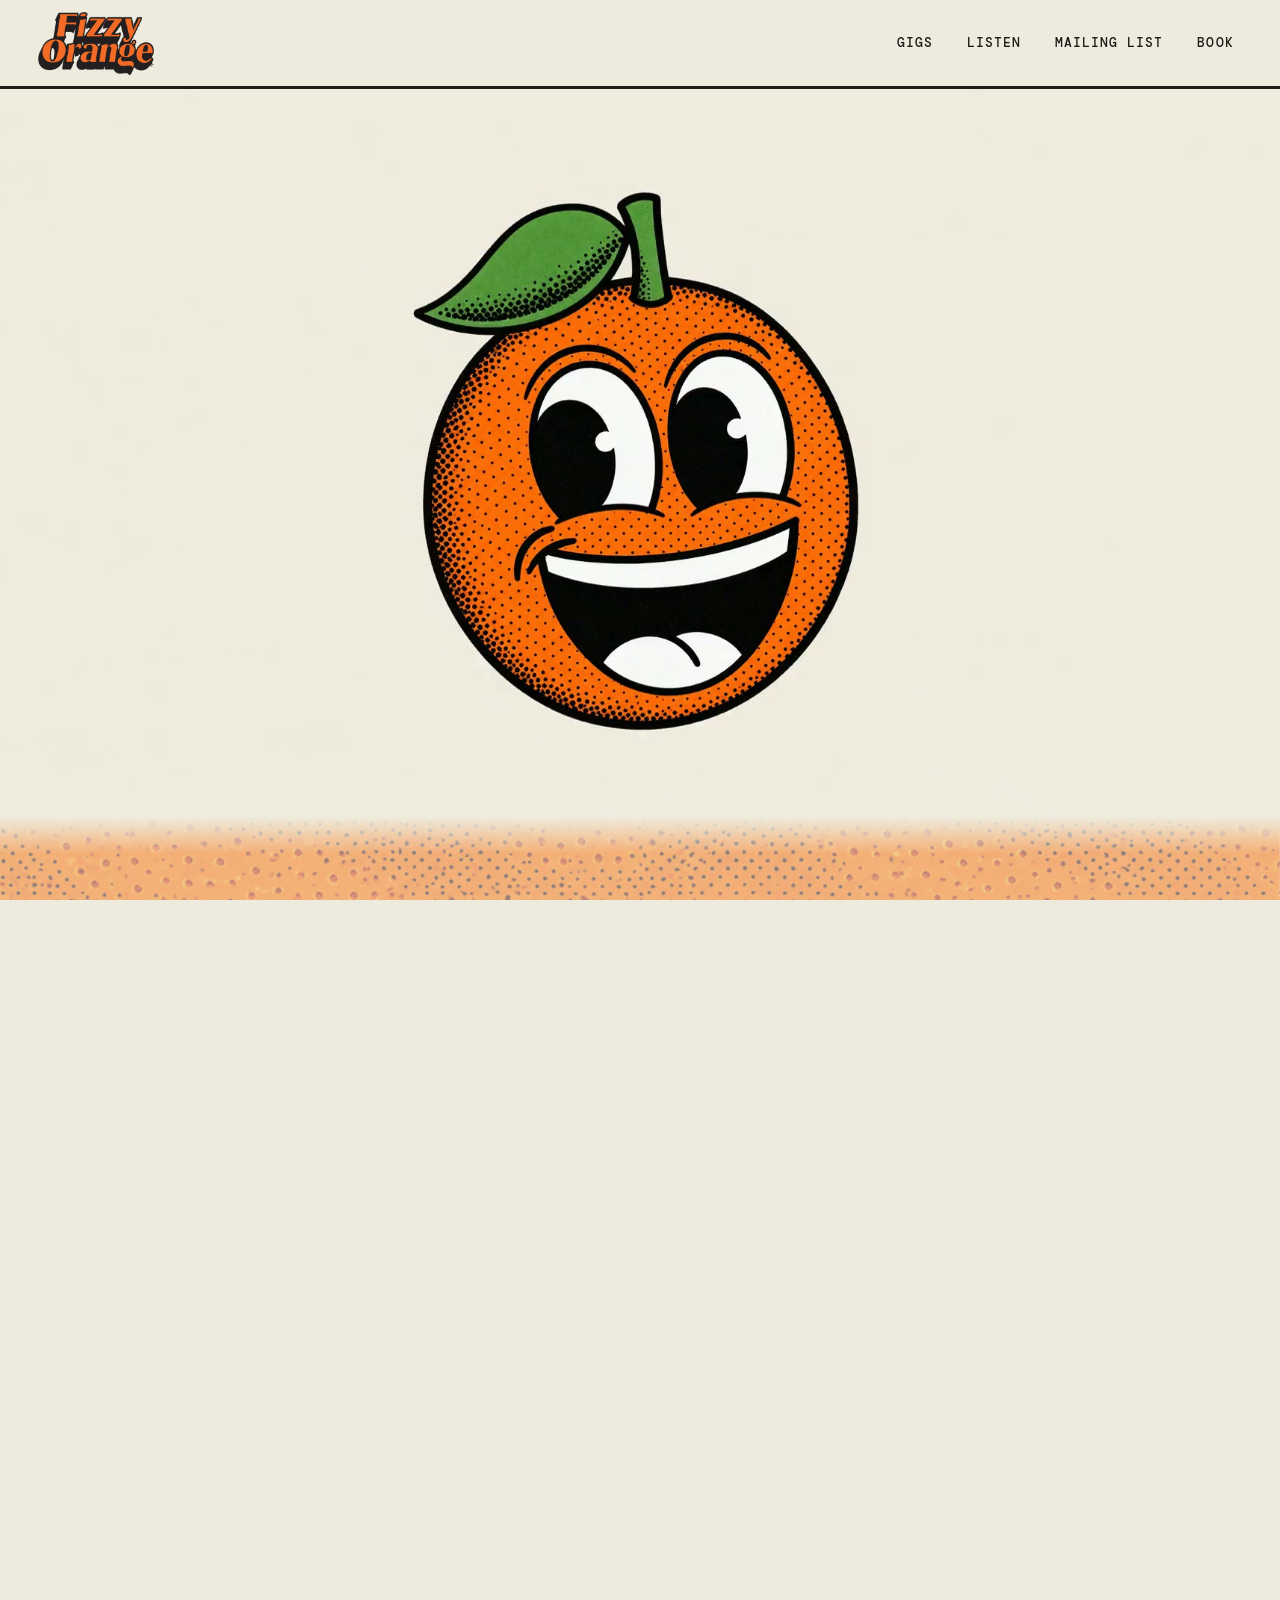
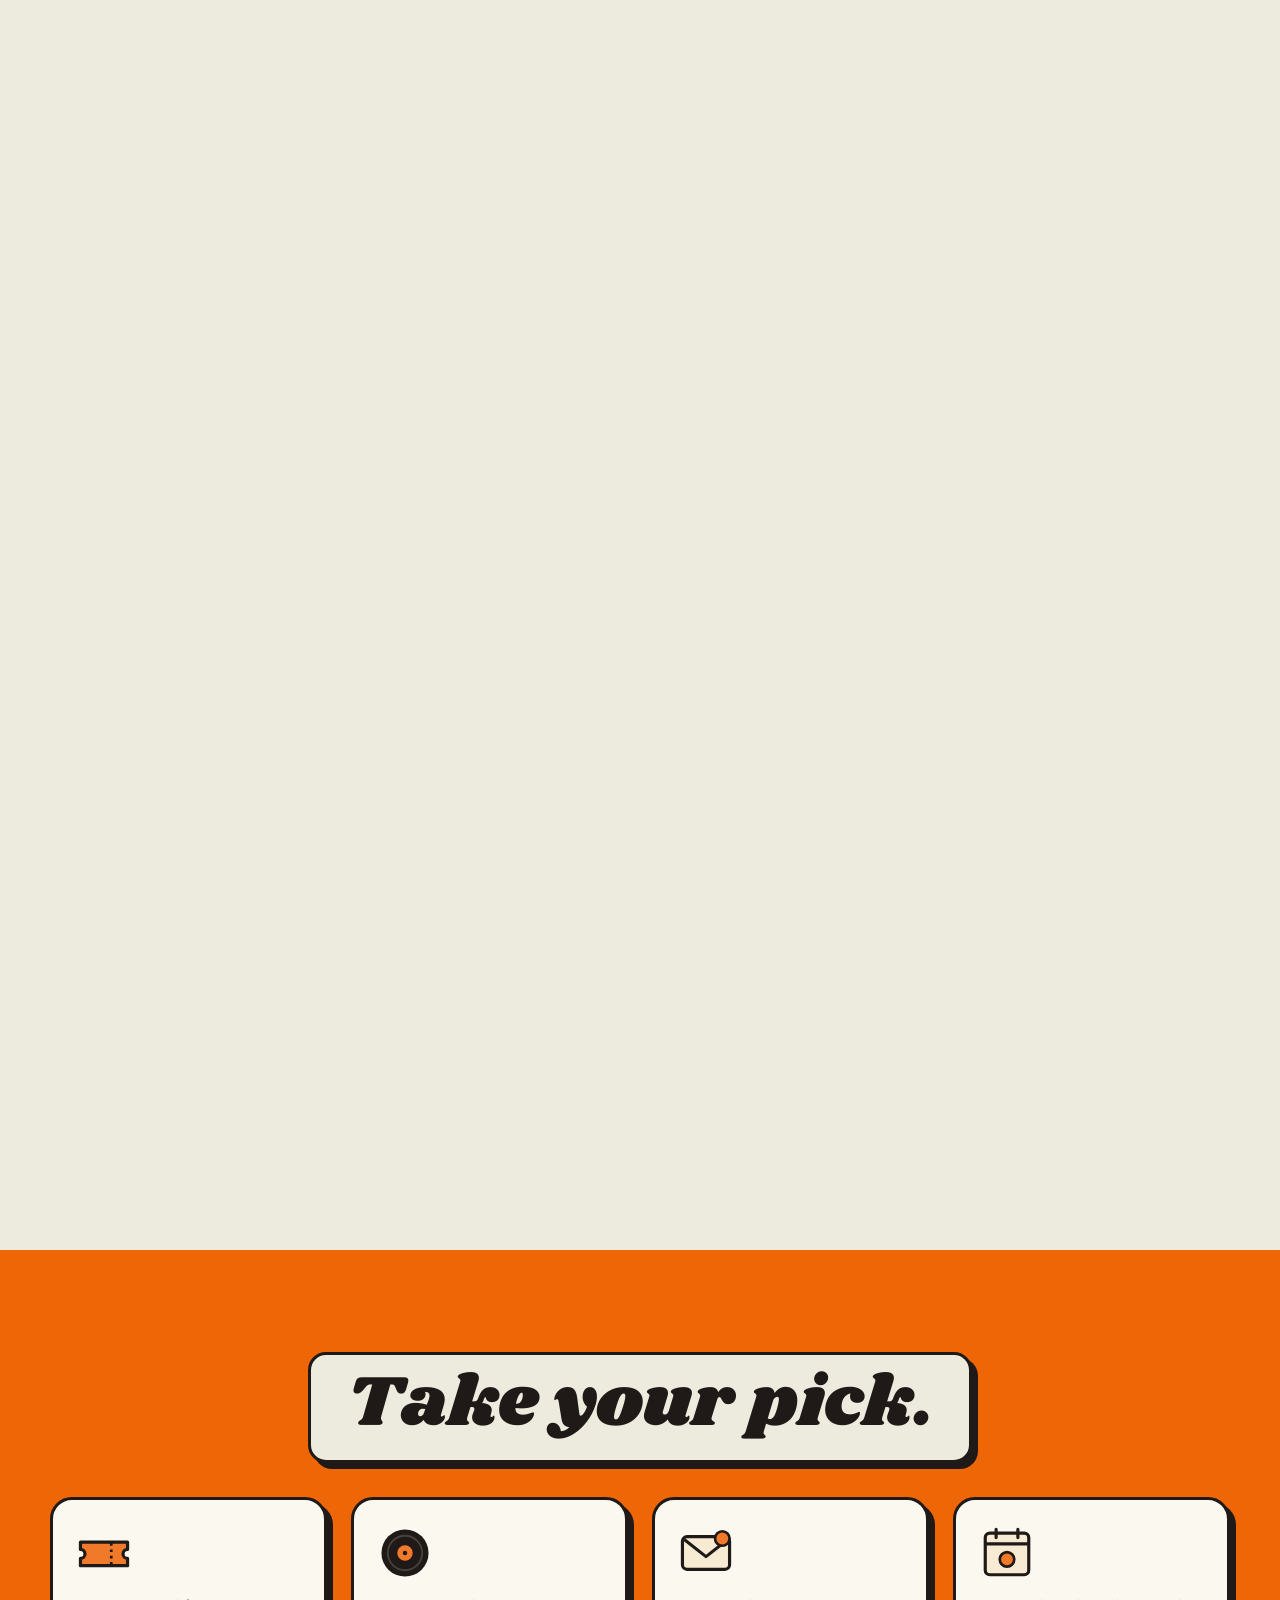
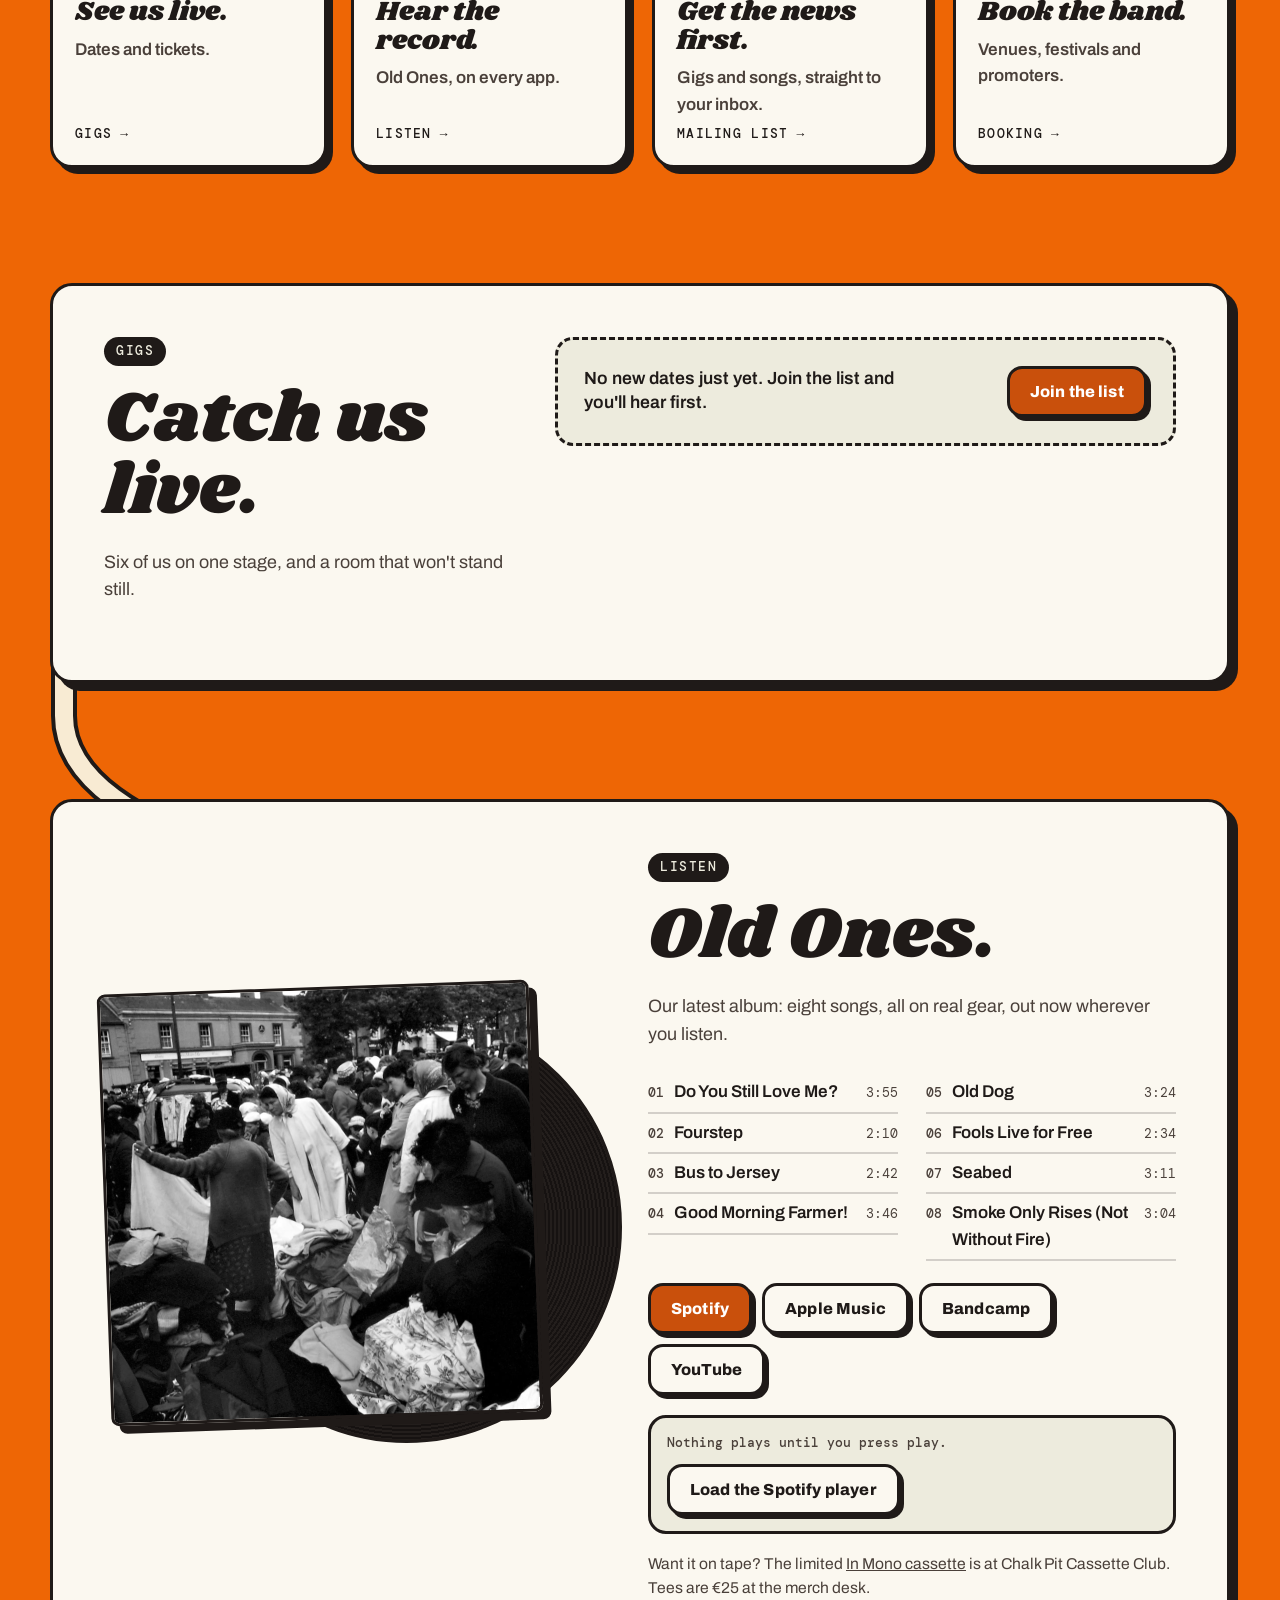
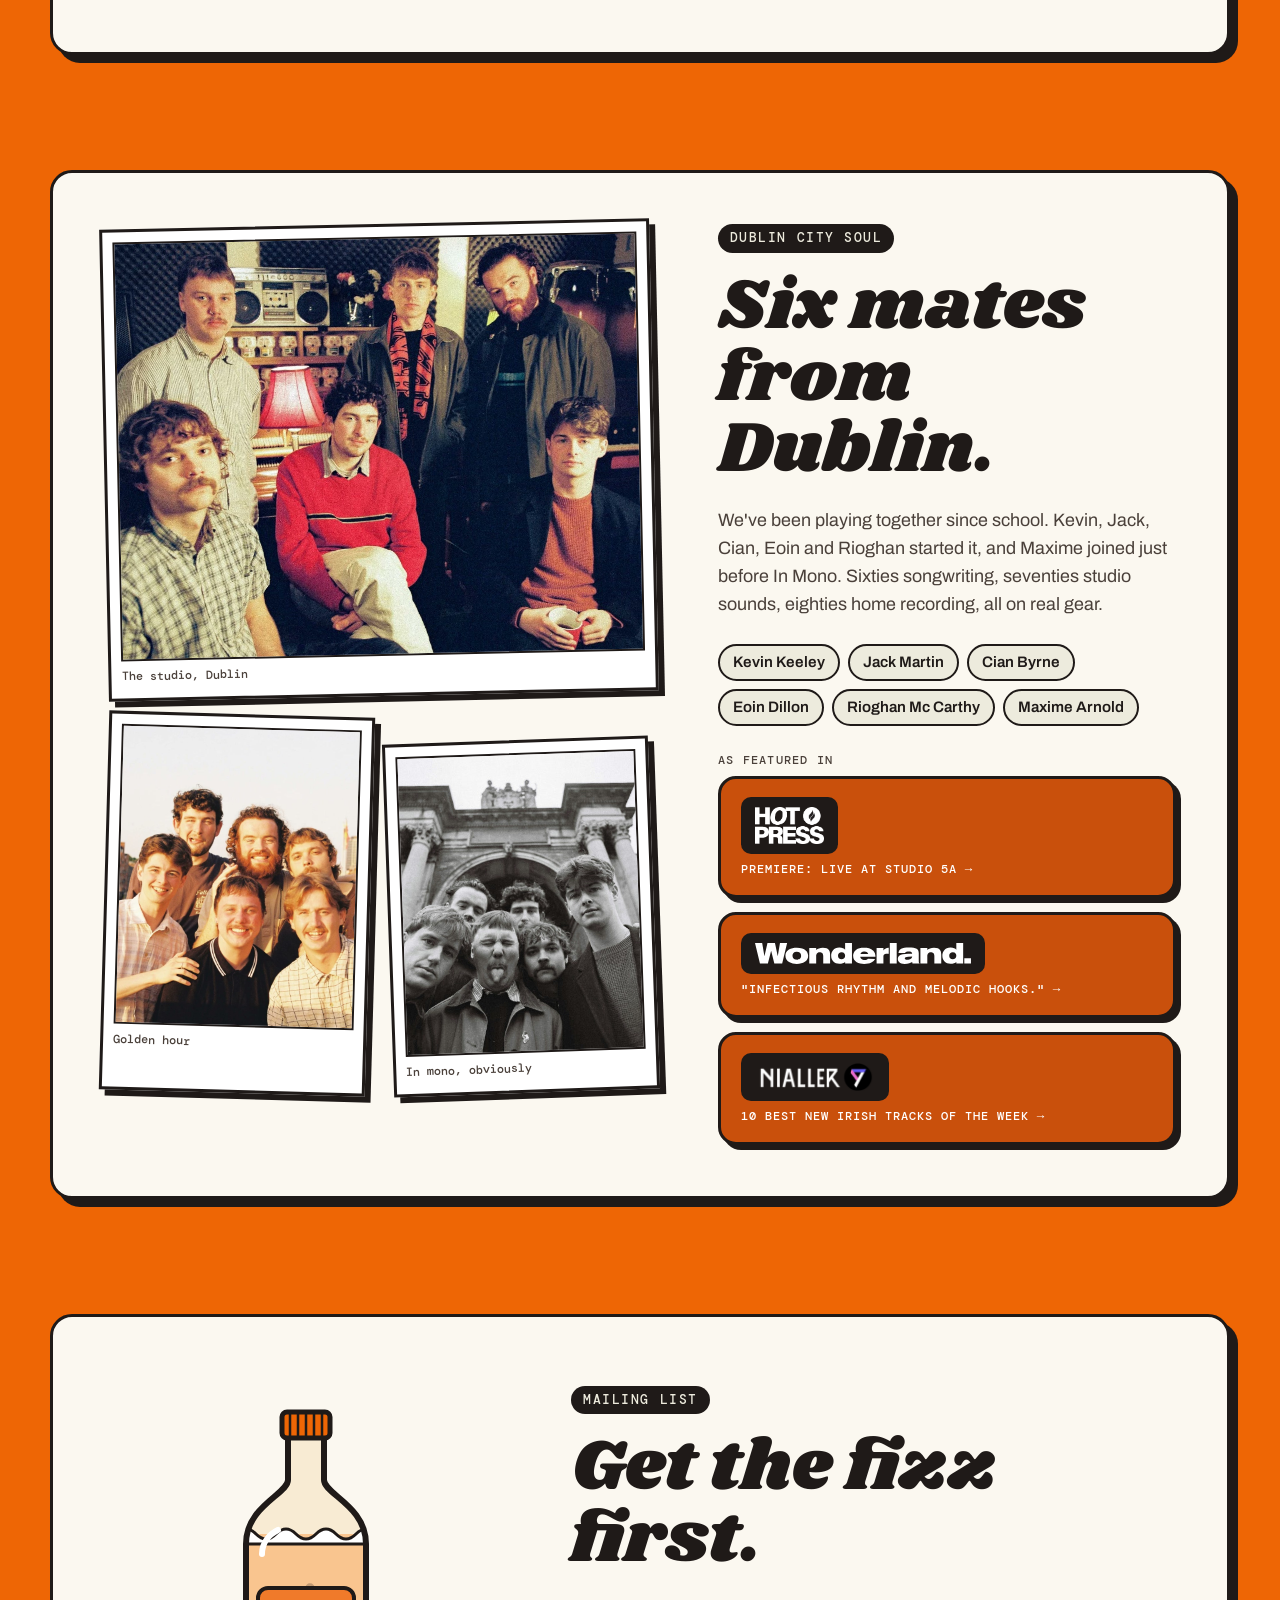
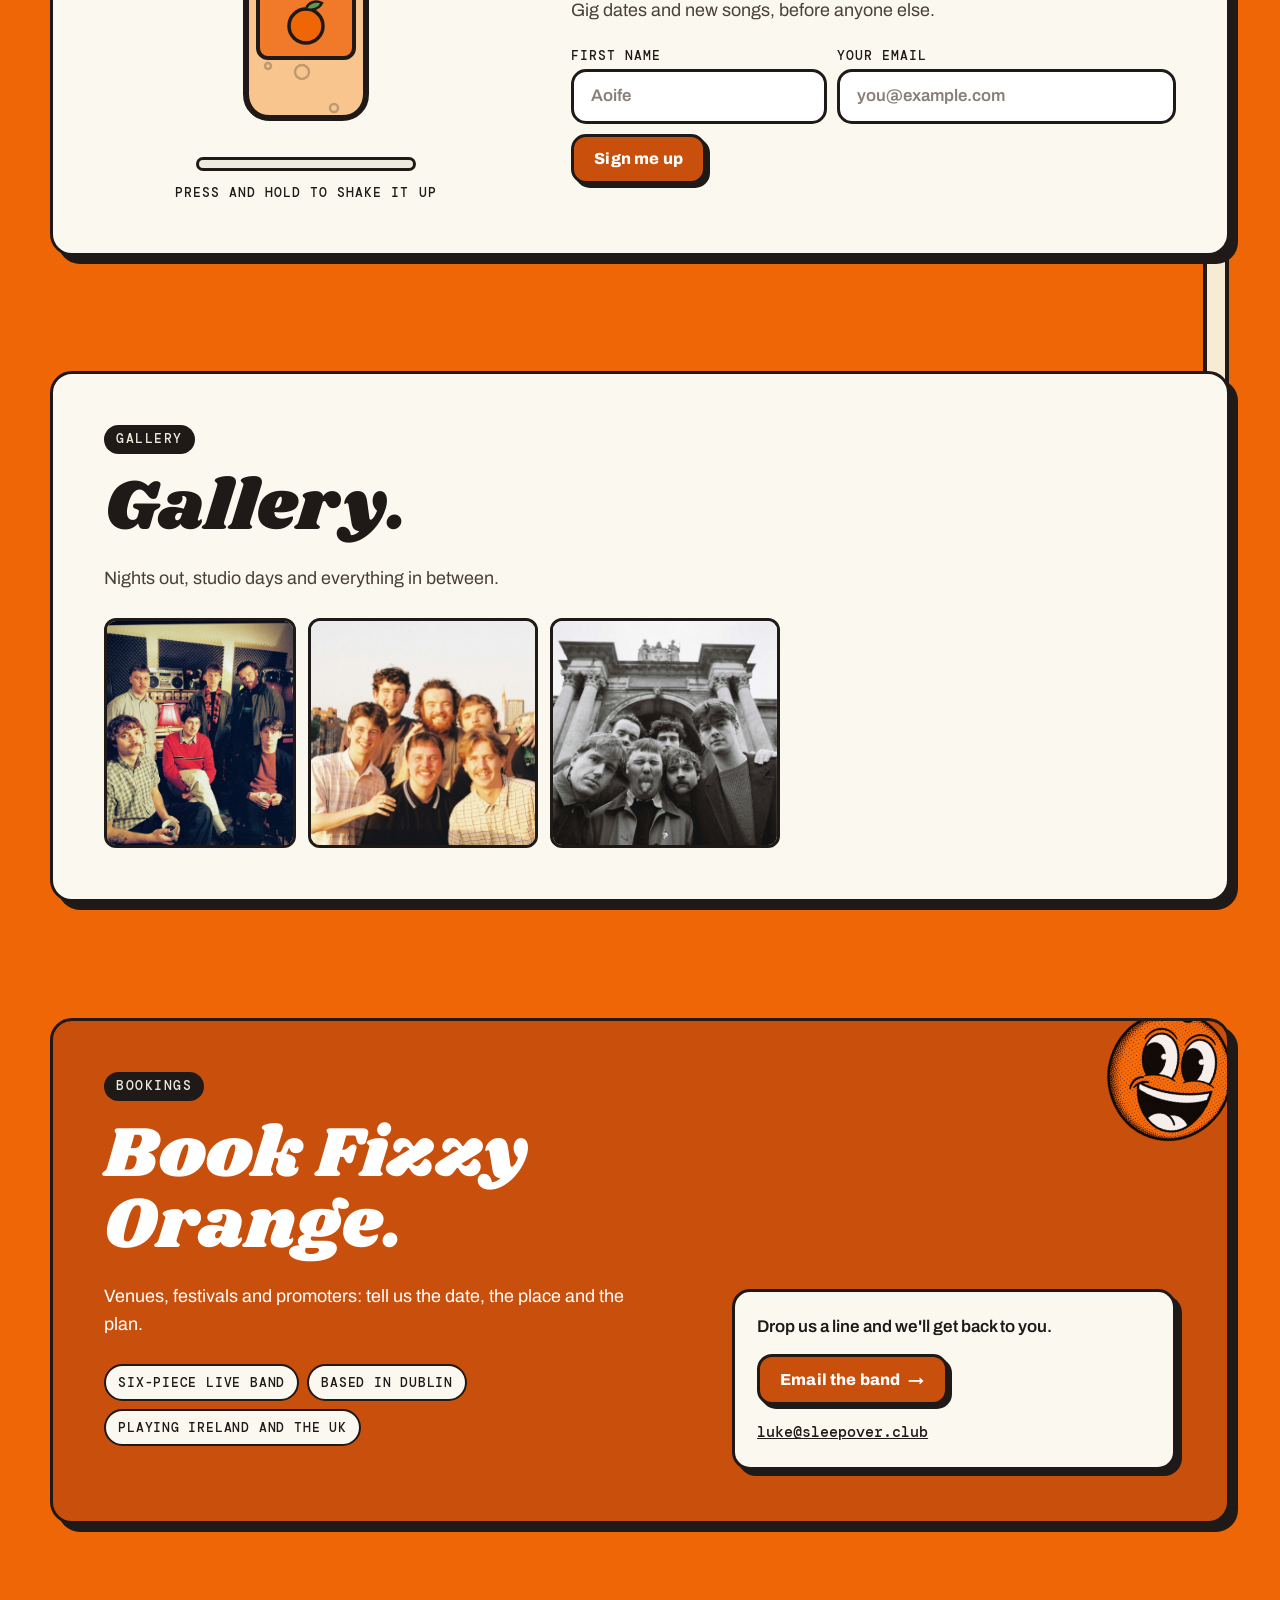
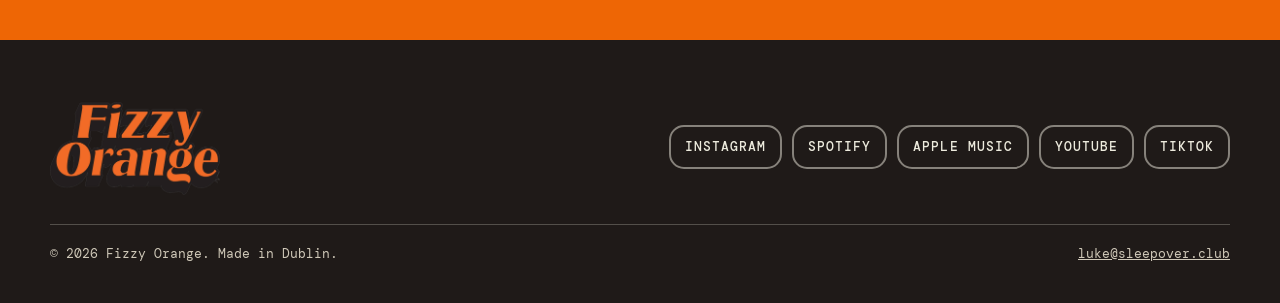
<file: index.html>
<!doctype html>
<html lang="en-IE">
<head>
<meta charset="utf-8">
<meta name="viewport" content="width=device-width, initial-scale=1">
<script>/* a refresh always starts at the top: no restored scroll, no #section in the address bar */
if ('scrollRestoration' in history) history.scrollRestoration = 'manual';
if (location.hash) history.replaceState(null, '', location.pathname + location.search);</script>
<title>Fizzy Orange | Dublin City Soul</title>
<meta name="description" content="Fizzy Orange are a six-piece soul band from Dublin city. Gigs and tickets, the In Mono EP, the mailing list and bookings.">
<meta name="theme-color" content="#EE6605">
<!-- DEPLOY STEP: both og URLs point at the live address; update them if the address changes -->
<meta property="og:title" content="Fizzy Orange | Dublin City Soul">
<meta property="og:description" content="A six-piece soul band from Dublin city. Freshly squeezed, best served loud.">
<meta property="og:type" content="website">
<meta property="og:url" content="https://fizzy-orange.pages.dev/">
<meta property="og:image" content="https://fizzy-orange.pages.dev/assets/og.jpg">
<meta property="og:image:width" content="1200">
<meta property="og:image:height" content="630">
<meta name="twitter:card" content="summary_large_image">
<link rel="canonical" href="https://fizzy-orange.pages.dev/">
<link rel="icon" href="data:image/svg+xml,%3Csvg xmlns='http://www.w3.org/2000/svg' viewBox='0 0 64 64'%3E%3Ccircle cx='32' cy='36' r='24' fill='%23EE6605' stroke='%231F1A18' stroke-width='4'/%3E%3Cpath d='M32 12c2-6 10-9 18-6-3 7-11 9-18 6z' fill='%235F9A4B' stroke='%231F1A18' stroke-width='3'/%3E%3C/svg%3E">
<link rel="preconnect" href="https://fonts.googleapis.com">
<link rel="preconnect" href="https://fonts.gstatic.com" crossorigin>
<link href="https://fonts.googleapis.com/css2?family=Archivo:wght@400;600;800&family=DM+Mono:wght@400;500&family=Shrikhand&display=swap" rel="stylesheet">
<style>
:root{
  --paper:#EDEBDD;        /* the footage's own paper backdrop */
  --panel:#FBF8F0;
  --peel:#EE6605;         /* the average of the peel texture */
  --accent:#F07A2A;       /* the four action buttons */
  --accent-hover:#F79450;
  --accent-muted:rgba(240,122,42,.22);
  --accent-deep:#C9500C;  /* orange surfaces with text: white text is 4.5:1 on it */
  --accent-deep-hover:#A8430A;
  --leaf:#5F9A4B;
  --pith:#F8EBD3;
  --text-primary:#1F1A18; /* the logo's ink */
  --text-secondary:#4A403A;
  --ink:#1F1A18;
  --ease-out:cubic-bezier(.16,1,.3,1);
  --ease-soft:cubic-bezier(.45,0,.2,1);
  --display:"Shrikhand",Georgia,serif;
  --body:"Archivo",system-ui,sans-serif;
  --mono:"DM Mono",ui-monospace,monospace;
  --W:min(max(100vw,177.78vh),calc(1.12*min(100vw,177.78vh)));  /* fills the screen, cropping at most 12 percent */
  --H:calc(var(--W)*.5625);
  --FY:50%;                            /* the video frame's vertical centre */
  --navh:72px;
  --lane:calc(50vw - .215*var(--W) - clamp(20px,4vw,64px) - 12px);
}
*,*::before,*::after{box-sizing:border-box}
html,body,section,nav,footer,header,main{max-width:100vw;overflow-x:hidden;overflow-x:clip}
html{scroll-behavior:smooth;-webkit-text-size-adjust:100%}
html.glide{scroll-behavior:auto}   /* the glide moves the page itself */
body{margin:0;background:var(--peel);color:var(--text-primary);font-family:var(--body);font-size:1.0625rem;line-height:1.55;animation:pagein .9s var(--ease-out) both}
@keyframes pagein{from{opacity:0}to{opacity:1}}
img{max-width:100%;height:auto;display:block}
a{color:inherit}
:focus-visible{outline:3px solid var(--ink);outline-offset:3px;box-shadow:0 0 0 7px var(--paper);border-radius:6px}
.skip{position:fixed;left:12px;top:-60px;z-index:100;background:var(--ink);color:var(--paper);padding:10px 16px;border-radius:15px;text-decoration:none;transition:top .3s var(--ease-out)}
.skip:focus{top:12px}
.vh{position:absolute!important;width:1px;height:1px;overflow:hidden;clip:rect(0 0 0 0);white-space:nowrap}

/* ---------- the environment: one fixed peel layer behind everything ---------- */
.env{position:fixed;inset:-4%;z-index:-2;background:var(--peel) url("assets/peel.webp") center/cover;animation:drift 90s var(--ease-soft) infinite alternate;animation-delay:-20s;will-change:transform}
@keyframes drift{from{transform:scale(1.02) translate(0,0)}to{transform:scale(1.08) translate(-1.2%,1.5%)}}
.fizz{position:fixed;inset:0;z-index:-1;pointer-events:none;overflow:hidden}
.fizz i{position:absolute;bottom:-40px;width:var(--s,10px);height:var(--s,10px);border-radius:50%;border:2px solid rgba(248,235,211,.55);animation:rise var(--d,22s) linear infinite;animation-delay:var(--dl,-4s);opacity:.5}
@keyframes rise{from{transform:translateY(0)}to{transform:translateY(-115vh)}}

/* ---------- buttons ---------- */
.btn{display:inline-flex;align-items:center;justify-content:center;gap:.5em;font:800 1rem/1.1 var(--body);letter-spacing:.01em;text-decoration:none;color:#fff;background:var(--accent-deep);border:3px solid var(--ink);border-radius:15px;padding:.85em 1.25em;box-shadow:4px 4px 0 var(--ink);cursor:pointer;transition:transform .25s var(--ease-out),box-shadow .25s var(--ease-out),background-color .25s var(--ease-out)}
.btn:hover{background:var(--accent-deep-hover);transform:translate(-2px,-2px);box-shadow:6px 6px 0 var(--ink)}
.btn:active{transform:translate(2px,2px);box-shadow:1px 1px 0 var(--ink)}
.btn.ghost{background:var(--panel);color:var(--ink)}
.btn.ghost:hover{background:#fff}
@media (pointer:coarse){.btn{min-height:44px}}

/* ---------- nav ---------- */
.nav{position:fixed;top:0;left:0;right:0;z-index:50;display:flex;align-items:center;justify-content:space-between;gap:12px;padding:10px clamp(16px,3vw,40px);background:var(--paper);border-bottom:3px solid var(--ink)}
.nav .brand{display:block;width:clamp(86px,9vw,120px)}
.nav ul{display:flex;gap:clamp(4px,1.4vw,22px);list-style:none;margin:0;padding:0}
.nav a.link{font:500 .82rem/1 var(--mono);text-transform:uppercase;letter-spacing:.08em;text-decoration:none;padding:10px 8px;border-radius:15px;display:inline-flex;align-items:center;min-height:40px;transition:background-color .25s var(--ease-out)}
.nav a.link:hover{background:rgba(31,26,24,.08)}
.nav .short{display:none}
@media (max-width:560px){.nav .long{display:none}.nav .short{display:inline}.nav a.link{font-size:.74rem;padding:8px 6px}}

/* ---------- hero: scrub ---------- */
.hero-scrub{position:relative;height:850vh;background:var(--paper)}
.stage{position:sticky;top:0;height:100vh;overflow:hidden;background:var(--paper)}
.frame{position:absolute;left:50%;top:var(--FY);width:var(--W);height:var(--H);transform:translate(-50%,-50%)}
.frame .poster,.frame video,.frame canvas,.frame .ending{position:absolute;inset:0;width:100%;height:100%;object-fit:cover;background-size:cover;background-position:center}
/* the surround: paper, then peel, feathered over the frame's edges so the video itself never needs a mask */
.surround{position:absolute;inset:0;pointer-events:none;background:var(--paper);
  -webkit-mask-image:linear-gradient(90deg,#000 calc(50% - var(--W)/2),transparent calc(50% - var(--W)*.465),transparent calc(50% + var(--W)*.465),#000 calc(50% + var(--W)/2)),linear-gradient(180deg,#000 calc(var(--FY) - var(--H)/2),transparent calc(var(--FY) - var(--H)*.455),transparent calc(var(--FY) + var(--H)*.455),#000 calc(var(--FY) + var(--H)/2));
  mask-image:linear-gradient(90deg,#000 calc(50% - var(--W)/2),transparent calc(50% - var(--W)*.465),transparent calc(50% + var(--W)*.465),#000 calc(50% + var(--W)/2)),linear-gradient(180deg,#000 calc(var(--FY) - var(--H)/2),transparent calc(var(--FY) - var(--H)*.455),transparent calc(var(--FY) + var(--H)*.455),#000 calc(var(--FY) + var(--H)/2));
  -webkit-mask-composite:source-over;mask-composite:add}
.surround .peelbg{position:absolute;inset:0;background:var(--peel) url("assets/peel.webp") center/cover;opacity:0;will-change:opacity}
.frame .poster,.frame .ending{opacity:0;transition:opacity .6s var(--ease-soft)}
.frame video,.frame canvas{display:block;opacity:0;transition:opacity .5s var(--ease-soft);will-change:transform;transform:translateZ(0)}
.stage.use-canvas video,.stage:not(.use-canvas) canvas{display:none}
.stage.landed .poster{opacity:1}
.stage.video-ready video,.stage.video-ready canvas{opacity:1}
.stage.video-ready .poster{opacity:0}
.stage.video-failed video,.stage.video-failed canvas{display:none}
.stage.video-failed.late .ending{opacity:1}
.stage.video-failed.late .poster{opacity:0}
.dropper{position:absolute;left:29.3%;top:15.28%;width:41.4%;pointer-events:none;animation:drop 1.25s cubic-bezier(.3,0,.4,1) both;animation-delay:.25s}
.stage.landed .dropper{opacity:0;transition:opacity .35s var(--ease-soft) .15s}
@keyframes drop{
  0%{transform:translateY(-120vh) scale(.96,1.04)}
  55%{transform:translateY(0) scale(1,1)}
  64%{transform:translateY(2%) scale(1.08,.9)}
  76%{transform:translateY(-6%) scale(.97,1.03)}
  88%{transform:translateY(0) scale(1.03,.97)}
  100%{transform:translateY(0) scale(1,1)}
}
.ring{position:absolute;left:50%;bottom:22px;width:40px;height:40px;margin-left:-20px;color:var(--ink);opacity:.8;transition:opacity .5s var(--ease-soft)}
.ring circle{transform:rotate(-90deg);transform-origin:50% 50%;transition:stroke-dashoffset .2s linear}
.stage.video-ready .ring,.stage.video-failed .ring{opacity:0}

/* hero bands */
.band{position:absolute;top:50%;width:min(var(--lane),520px);transform:translateY(-50%);opacity:0;visibility:hidden}
.band.left{left:clamp(20px,4vw,64px)}
.band.right{right:clamp(20px,4vw,64px)}
.chip{background:var(--panel);border:3px solid var(--ink);border-radius:18px;box-shadow:6px 6px 0 var(--ink);padding:clamp(16px,1.6vw,26px) clamp(18px,1.9vw,30px);transform:scale(calc(.94 + .06*var(--k,1)));transform-origin:50% 60%}
.kicker{font:500 .78rem/1.3 var(--mono);text-transform:uppercase;letter-spacing:.1em;color:var(--text-secondary);margin:0 0 .6em}
.band h2{font:400 clamp(1.8rem,2.9vw,3.4rem)/1.05 var(--display);margin:0;letter-spacing:.005em}
.band p.line{font:600 clamp(1rem,1.15vw,1.25rem)/1.4 var(--body);margin:.7em 0 0;color:var(--text-secondary)}
.w{display:inline-block;white-space:nowrap}
.fx{display:inline-block;--kc:clamp(0,(var(--k,0) - var(--th,0))*var(--sp,2.6),1);opacity:var(--kc);transform:translate(calc((1 - var(--kc))*var(--jx,0px)),calc((1 - var(--kc))*var(--jy,0px))) rotate(calc((1 - var(--kc))*var(--jr,0deg)))}
.band.settle{inset:0;top:0;width:auto;transform:none}
.settle .s-left,.settle .s-right{position:absolute;top:50%;transform:translateY(-50%);width:min(var(--lane),460px)}
.settle .s-left{left:clamp(20px,4vw,64px)}
.settle .s-right{right:clamp(20px,4vw,64px)}
.settle .logo{width:100%;max-width:400px;--kc:clamp(0,var(--k,0)*2.4,1);opacity:var(--kc);transform:translateY(calc((1 - var(--kc))*40px)) rotate(calc((1 - var(--kc))*-4deg))}
.settle .chip p{margin:0;font:600 clamp(1.05rem,1.25vw,1.35rem)/1.4 var(--body)}
.settle .btns{display:grid;gap:12px;--kb:clamp(0,(var(--k,0) - .55)*3.2,1);opacity:var(--kb);transform:translateY(calc((1 - var(--kb))*24px))}
.settle .btns .btn{width:100%;justify-content:space-between}
.band{will-change:opacity}
.chip-cta{margin-top:16px;--kb:clamp(0,(var(--k,0) - .5)*3,1);opacity:var(--kb);transform:translateY(calc((1 - var(--kb))*14px))}
.chip-cta .btn{padding:.7em 1em;font-size:clamp(.82rem,.9vw,.95rem);white-space:nowrap}
.chip.release .cover{width:clamp(72px,7vw,110px);border:3px solid var(--ink);border-radius:8px;box-shadow:4px 4px 0 var(--ink);margin-bottom:14px;transform:rotate(-3deg)}
.chip.press{padding-bottom:10px}
.chip.press .kicker{margin-bottom:.2em}
.outlet{display:block;text-decoration:none;padding:10px 0;border-top:2px dashed rgba(31,26,24,.35)}
.outlet:first-of-type{border-top:0}
.outlet .brand{display:block;font:400 clamp(1.45rem,2vw,2.1rem)/1.05 var(--display)}
.outlet .what{display:block;margin-top:4px;font:500 clamp(.78rem,.9vw,.9rem)/1.35 var(--mono);color:var(--text-secondary);transition:color .25s var(--ease-out)}
.outlet .what span{display:inline-block;transition:transform .3s var(--ease-out)}
.outlet:hover .what{color:var(--ink)}
.outlet:hover .what span{transform:translateX(5px)}
.logo-plate{display:inline-flex;align-items:center;justify-content:center;padding:10px 14px;background:var(--ink);border-radius:10px;line-height:0}
.logo-plate img{height:calc(var(--lh,28) * 1px);width:auto;max-width:100%}
.outlet .brand .logo-plate{padding:8px 12px}
.outlet .brand .logo-plate img{height:calc(var(--lh,28) * .8px)}
body.hero-on .env,body.hero-on .fizz i{animation-play-state:paused}

/* the next-gig card in the scroll animation: flagged, with its A4 poster */
.chip.gigcard{box-shadow:7px 7px 0 var(--accent-deep)}
.gig-flag{display:inline-flex;align-items:center;gap:8px;margin:0 0 10px;padding:7px 12px;border:2px solid var(--ink);border-radius:999px;background:var(--accent-deep);color:#fff;font:500 .74rem/1 var(--mono);text-transform:uppercase;letter-spacing:.1em}
.gig-flag .dot{width:8px;height:8px;border-radius:50%;background:#fff;animation:blip 1.6s ease-in-out infinite}
@keyframes blip{50%{opacity:.25;transform:scale(.7)}}
.band.band-gig{width:min(calc(var(--lane) + 120px),580px)}  /* wider than the caption lane: the peel behind it is only background here */
.gig-body{display:grid;grid-template-columns:42% 1fr;gap:18px;align-items:start;margin-top:14px}
.gig-body.noposter{grid-template-columns:1fr}
.gig-body .gig-poster{width:100%;aspect-ratio:210/297;object-fit:cover;border:3px solid var(--ink);border-radius:6px;box-shadow:4px 4px 0 var(--ink);transform:rotate(-2deg)}
.gig-date{margin:0;font:400 clamp(1.7rem,2.5vw,2.5rem)/1 var(--display)}
.gig-where{margin:.4em 0 0;font:700 clamp(1rem,1.1vw,1.15rem)/1.3 var(--body)}
.gigcard .chip-cta{margin-top:14px}
.gig-more{display:inline-block;margin-top:10px;font:500 .78rem/1.3 var(--mono);text-transform:uppercase;letter-spacing:.06em;color:var(--ink)}


/* gallery: a justified grid, every photo at its own shape */
.gallery .panel{--rh:230px}
.jgrid{display:flex;flex-wrap:wrap;gap:12px}
.jgrid::after{content:"";flex-grow:1000000}
.jgrid a{position:relative;display:block;flex-basis:calc(var(--ar,1) * var(--rh));border:3px solid var(--ink);border-radius:12px;overflow:hidden;background:#F6D8B4}
.jgrid a i{display:block}
.jgrid img{position:absolute;inset:0;width:100%;height:100%;object-fit:cover;transition:transform .6s var(--ease-out)}
.jgrid a:hover img{transform:scale(1.04)}
@media (max-width:720px){.gallery .panel{--rh:130px}.jgrid{gap:8px}.jgrid a{border-width:2px;border-radius:9px}}
.lightbox{max-width:100vw;max-height:100vh;width:100vw;height:100vh;margin:0;padding:0;border:0;background:rgba(20,16,14,.94)}
.lightbox::backdrop{background:rgba(20,16,14,.6)}
.lightbox[open]{display:flex;align-items:center;justify-content:center}
.lightbox figure{margin:0;display:flex;flex-direction:column;align-items:center;gap:12px;max-width:min(92vw,1400px)}
.lightbox img{max-width:100%;max-height:82vh;object-fit:contain;border:3px solid var(--paper);border-radius:8px}
.lightbox figcaption{color:var(--paper);font:500 .9rem/1.3 var(--mono);text-align:center}
.lb-btn{position:absolute;width:48px;height:48px;border:2px solid var(--paper);border-radius:15px;background:rgba(20,16,14,.6);color:var(--paper);font:700 1.2rem/1 var(--body);cursor:pointer}
.lb-btn:hover{background:var(--paper);color:var(--ink)}
.lb-close{top:16px;right:16px}
.lb-prev{left:16px;top:50%;transform:translateY(-50%)}
.lb-next{right:16px;top:50%;transform:translateY(-50%)}
@media (max-height:620px){.band h2{font-size:clamp(1.5rem,2.4vw,2.4rem)}.settle .btns{gap:8px}.settle .btns .btn{padding:.6em 1em}}

/* ---------- hero: static (phones, portrait tablets, reduced motion) ---------- */
.hero-static{display:none;position:relative;min-height:100svh;background:var(--paper);padding:96px 16px 48px;flex-direction:column;align-items:center;justify-content:center;text-align:center;gap:14px}
.hero-static .orange{width:min(62vw,300px);animation:drop 1.25s cubic-bezier(.3,0,.4,1) both .2s}
.hero-static .logo{width:min(80vw,380px);margin:4px auto 0}
.hero-static .line{font:600 1.1rem/1.45 var(--body);max-width:30ch;margin:0 auto}
.hero-static .btns{display:grid;grid-template-columns:1fr 1fr;gap:10px;width:min(100%,460px);margin-top:10px}
.hero-static .btns .btn{padding:.8em .6em;font-size:.95rem}
@media (max-width:720px),(pointer:coarse) and (max-height:560px){.hero-static .btns{display:none}}   /* no buttons on phones */
.hero-static::after{content:"";position:absolute;left:0;right:0;bottom:0;height:18px;background:var(--peel) url("assets/peel.webp") center/cover;border-top:3px solid var(--ink)}

/* the still hero: reduced motion, phones held sideways, and data-saver or very slow connections */
@media (orientation:landscape) and (pointer:coarse) and (max-height:560px),(prefers-reduced-motion:reduce){
  .hero-scrub{display:none}
  .hero-static{display:flex}
}
.force-static .hero-scrub{display:none}
.force-static .hero-static{display:flex}

/* phones and portrait tablets: the tall cut, framed under the menu bar, with the boxes along the bottom */
@media (max-width:720px),(orientation:portrait) and (max-width:1024px),(orientation:portrait) and (pointer:coarse){
  :root{--W:min(100vw,calc((100svh - var(--navh) - 110px)*.75));--H:calc(var(--W)*1.3333);--FY:calc(var(--navh) + var(--H)/2)}
  .hero-scrub{height:700svh}
  .stage{height:100svh}
  .dropper{left:.93%;top:15.28%;width:98.1%}
  .ring{left:auto;right:14px;bottom:auto;top:calc(var(--navh) + 12px);margin:0;width:32px;height:32px}
  .band,.band.left,.band.right{left:12px;right:12px;top:auto;bottom:max(12px,env(safe-area-inset-bottom));width:auto;transform:none}
  .chip{padding:13px 16px;border-radius:16px;box-shadow:4px 4px 0 var(--ink)}
  .kicker{font-size:.68rem;margin-bottom:.4em}
  .band h2{font-size:1.5rem}
  .band p.line{font-size:.93rem;margin-top:.35em}
  .chip-cta{margin-top:10px}
  .chip-cta .btn{font-size:.9rem;padding:.6em .95em}
  .chip.release{display:grid;grid-template-columns:auto 1fr;gap:0 14px;align-items:center}
  .chip.release .cover{width:66px;margin:0}
  .chip.release .chip-cta{grid-column:1/-1}
  .outlet{padding:5px 0}
  .outlet .brand{font-size:1.2rem}
  .outlet .brand .logo-plate{padding:5px 9px;border-radius:7px}
  .outlet .brand .logo-plate img{height:calc(var(--lh,28) * .6px)}
  .outlet .what{font-size:.72rem;margin-top:2px}
  .band.settle{inset:0}
  .settle .s-left,.settle .s-right{top:auto;transform:none;left:12px;right:12px;width:auto}
  .settle .s-right{display:none}   /* no buttons on phones: the logo and tagline sit at the bottom */
  .settle .s-left{bottom:calc(max(12px,env(safe-area-inset-bottom)) + 24px)}
  .settle .s-left .logo{max-width:180px}
  .settle .s-left .chip{margin-top:10px!important;padding:10px 14px}
  .settle .s-left .chip p{font-size:.95rem}
  .settle .btns{grid-template-columns:1fr 1fr;gap:8px}
  .settle .btns .btn{padding:.7em .8em;font-size:.88rem;justify-content:center}
  .settle .btns .btn span{display:none}
  .gig-flag{margin-bottom:6px;padding:5px 10px;font-size:.66rem}
  .gig-body{gap:12px;margin-top:8px}
  .gig-body{grid-template-columns:78px 1fr}
  .gig-body .gig-poster{border-width:2px;box-shadow:3px 3px 0 var(--ink)}
  .gig-date{font-size:1.45rem}
  .gig-where{font-size:.92rem;margin-top:.25em}
  .gigcard .chip-cta{margin-top:8px}
  .gig-more{margin-top:6px}
}

/* ---------- below the hero ---------- */
.below{position:relative;padding:clamp(56px,8vw,120px) 0 0}
.ribbon{position:absolute;inset:0;width:100%;height:100%;z-index:0;pointer-events:none}
.ribbon path{fill:none;stroke-linecap:round;stroke-linejoin:round;vector-effect:non-scaling-stroke}
.ribbon .r-ink{stroke:var(--ink);stroke-width:26px}
.ribbon .r-pith{stroke:var(--pith);stroke-width:18px}
.ribbon .r-dash{stroke:var(--accent);stroke-width:3px;stroke-dasharray:2 14}
.wrap{position:relative;z-index:1;width:min(1180px,100% - 32px);margin:0 auto}
.sec{position:relative;z-index:1;margin:0 auto clamp(64px,9vw,140px);scroll-margin-top:calc(var(--navh) + 14px)}
.panel{background:var(--panel);border:3px solid var(--ink);border-radius:22px;box-shadow:8px 8px 0 var(--ink);padding:clamp(22px,4vw,56px)}
.label{display:inline-block;font:500 .8rem/1 var(--mono);text-transform:uppercase;letter-spacing:.12em;background:var(--ink);color:var(--paper);padding:8px 12px;border-radius:999px;margin-bottom:18px}
h2.big{font:400 clamp(2.4rem,5.6vw,4.6rem)/1 var(--display);margin:0 0 .3em}
.lede{font-size:clamp(1.08rem,1.4vw,1.25rem);max-width:52ch;color:var(--text-secondary);margin:0 0 1.4em}

/* entrances */
.reveal .rv{opacity:0;transform:translateY(26px);transition:opacity .8s var(--ease-out),transform .8s var(--ease-out)}
.reveal.in .rv{opacity:1;transform:none}
.reveal.in .rv:nth-child(2){transition-delay:.08s}
.reveal.in .rv:nth-child(3){transition-delay:.16s}
.reveal.in .rv:nth-child(4){transition-delay:.24s}
.reveal.in .rv:nth-child(5){transition-delay:.32s}
.reveal.in.settled .rv,.reveal.in.settled .rv:nth-child(n){transition-delay:0s}

/* take your pick */
.pick h2.big{color:var(--ink);text-align:center;background:var(--paper);border:3px solid var(--ink);border-radius:18px;box-shadow:6px 6px 0 var(--ink);display:table;margin:0 auto 34px;padding:.18em .5em .28em}
.doors{display:grid;grid-template-columns:repeat(4,1fr);gap:clamp(14px,2vw,24px)}
.door{position:relative;display:flex;flex-direction:column;gap:10px;min-height:250px;text-decoration:none;background:var(--panel);border:3px solid var(--ink);border-radius:22px;box-shadow:6px 6px 0 var(--ink);padding:24px 22px;transition:transform .35s var(--ease-out),box-shadow .35s var(--ease-out),background-color .35s var(--ease-out)}
.door:hover{transform:translate(-3px,-5px) rotate(-.6deg);box-shadow:10px 11px 0 var(--ink);background:#fff}
.door svg{width:58px;height:58px}
.door h3{font:400 1.7rem/1.05 var(--display);margin:6px 0 0}
.door p{margin:0;color:var(--text-secondary);font-weight:600}
.door .go{margin-top:auto;font:500 .8rem/1 var(--mono);text-transform:uppercase;letter-spacing:.1em;display:flex;align-items:center;gap:8px}
.door .go span{display:inline-block;transition:transform .35s var(--ease-out)}
.door:hover .go span{transform:translateX(6px)}
@media (max-width:980px){.doors{grid-template-columns:1fr 1fr}}
@media (max-width:520px){.doors{grid-template-columns:1fr}.door{min-height:0}}

/* gigs */
.gigs .panel{display:grid;grid-template-columns:minmax(0,.9fr) minmax(0,1.4fr);gap:clamp(24px,4vw,56px);align-items:start}
.giglist{list-style:none;margin:0;padding:0;border-top:3px solid var(--ink)}
.giglist li{display:grid;grid-template-columns:110px 1fr auto;gap:16px;align-items:baseline;padding:18px 0;border-bottom:3px solid var(--ink)}
.giglist .date{font:500 .95rem/1.2 var(--mono);text-transform:uppercase}
.giglist .venue{font:800 1.15rem/1.25 var(--body)}
.giglist .city{display:block;font-weight:400;color:var(--text-secondary);font-size:.98rem}
.empty{border:3px dashed var(--ink);border-radius:18px;padding:26px;display:flex;flex-wrap:wrap;gap:18px;align-items:center;justify-content:space-between;background:var(--paper)}
.empty p{margin:0;font:600 1.1rem/1.4 var(--body);max-width:32ch}
.gig-note{font:500 .82rem/1.4 var(--mono);color:var(--text-secondary);margin-top:18px}
@media (max-width:860px){.gigs .panel{grid-template-columns:1fr}.giglist li{grid-template-columns:1fr auto}.giglist .date{grid-column:1/-1}}

/* listen */
.listen .panel{display:grid;grid-template-columns:minmax(0,1fr) minmax(0,1.1fr);gap:clamp(28px,5vw,64px);align-items:center}
.record{position:relative;aspect-ratio:1;max-width:520px;width:100%;margin:0 auto}
.record .disc{position:absolute;top:5%;left:18%;width:90%;aspect-ratio:1;border-radius:50%;background:repeating-radial-gradient(circle,#231e1c 0 2px,#161211 2px 4px);border:3px solid var(--ink)}
.record .disc::after{content:"";position:absolute;inset:34%;border-radius:50%;background:var(--accent);border:3px solid var(--ink);box-shadow:inset 0 0 0 10px var(--pith)}
.record .disc.spin{animation:spin 9s linear infinite;animation-delay:-3s}
@keyframes spin{to{transform:rotate(360deg)}}
.record img{position:relative;width:90%;border:3px solid var(--ink);border-radius:8px;box-shadow:8px 8px 0 var(--ink);transform:rotate(-2deg)}
.tracks{list-style:none;margin:0 0 22px;padding:0;columns:2;column-gap:28px}
.tracks li{display:flex;gap:10px;align-items:baseline;padding:6px 0;border-bottom:2px solid rgba(31,26,24,.18);break-inside:avoid;font-weight:600}
.tracks .n{font:500 .8rem/1 var(--mono);color:var(--text-secondary);min-width:2ch}
.tracks .t{font:400 .8rem/1 var(--mono);color:var(--text-secondary);margin-left:auto}
.tracks em{font-style:normal;font:500 .68rem/1 var(--mono);text-transform:uppercase;letter-spacing:.06em;background:var(--leaf);color:#fff;padding:3px 6px;border-radius:6px;white-space:nowrap}
.platforms{display:flex;flex-wrap:wrap;gap:10px;margin-bottom:20px}
.player{border:3px solid var(--ink);border-radius:18px;background:var(--paper);padding:16px;display:flex;flex-wrap:wrap;gap:12px;align-items:center;justify-content:space-between}
.player p{margin:0;font:500 .82rem/1.4 var(--mono);color:var(--text-secondary)}
.player iframe{width:100%;height:352px;border:0;border-radius:12px}
.merch{margin:18px 0 0;font-size:.98rem;color:var(--text-secondary)}
@media (max-width:860px){.listen .panel{grid-template-columns:1fr}.tracks{columns:1}}

/* band */
.band-sec .panel{position:relative}
.band-grid{display:grid;grid-template-columns:minmax(0,1.2fr) minmax(0,1fr);gap:clamp(28px,5vw,64px);align-items:start}
.photos{position:relative;display:grid;grid-template-columns:1fr 1fr;gap:18px}
.photo{margin:0;background:#fff;border:3px solid var(--ink);padding:10px 10px 14px;box-shadow:6px 6px 0 var(--ink);transition:transform .45s var(--ease-out)}
.photo img{width:100%;aspect-ratio:4/5;object-fit:cover;border:2px solid var(--ink)}
.photo figcaption{font:500 .74rem/1.3 var(--mono);margin-top:8px;color:var(--text-secondary)}
.photo.a{grid-column:1/-1;transform:rotate(-1.2deg)}
.photo.a img{aspect-ratio:5/4}
.photo.b{transform:rotate(1.6deg)}
.photo.c{transform:rotate(-2deg);margin-top:26px}
.photo:hover{transform:rotate(0) scale(1.02)}
.members{list-style:none;padding:0;margin:0 0 26px;display:flex;flex-wrap:wrap;gap:8px}
.members li{font:600 .95rem/1 var(--body);border:2px solid var(--ink);border-radius:999px;padding:9px 13px;background:var(--paper)}
.quotes{display:grid;gap:14px}
blockquote{margin:0;background:var(--accent-deep);color:#fff;border:3px solid var(--ink);border-radius:18px;padding:18px 20px;box-shadow:5px 5px 0 var(--ink)}
blockquote p{margin:0;font:400 1.45rem/1.15 var(--display)}
blockquote p.has-logo{line-height:0;margin-bottom:4px}
blockquote cite{display:block;margin-top:8px;font:500 .78rem/1.2 var(--mono);font-style:normal;text-transform:uppercase;letter-spacing:.08em}
a.quote{text-decoration:none;display:block}
a.quote blockquote{transition:transform .3s var(--ease-out),box-shadow .3s var(--ease-out)}
a.quote:hover blockquote{transform:translate(-2px,-3px);box-shadow:8px 8px 0 var(--ink)}
.latest{display:flex;gap:16px;align-items:center;border:3px solid var(--ink);border-radius:18px;background:var(--paper);padding:14px;margin-bottom:18px}
.latest img{width:84px;border:3px solid var(--ink);border-radius:8px;flex:0 0 auto}
.latest p{margin:0 0 8px;font:600 1rem/1.35 var(--body)}
.latest .kicker{margin:0 0 4px}
.latest .btn{padding:.6em 1em;font-size:.92rem;white-space:nowrap}
@media (max-width:860px){.band-grid{grid-template-columns:1fr}}

/* list + the shake */
.list .panel{display:grid;grid-template-columns:minmax(0,.8fr) minmax(0,1.2fr);gap:clamp(28px,5vw,64px);align-items:center}
.shake{display:flex;flex-direction:column;align-items:center;gap:14px}
.bottle-btn{background:none;border:0;padding:6px;cursor:pointer;touch-action:none;-webkit-user-select:none;user-select:none;border-radius:18px}
.bottle{width:min(200px,46vw);height:auto;overflow:visible;--p:0;--amp:0}
.bottle-btn.holding .bottle{animation:shake .11s linear infinite}
@keyframes shake{0%,100%{transform:rotate(calc(var(--amp)*-1deg))}50%{transform:rotate(calc(var(--amp)*1deg))}}
.bottle .liquid{transform:translateY(calc((1 - var(--p))*48px));transition:transform .2s linear}
.bottle .bub{opacity:calc(.25 + .75*var(--p))}
.bottle .cap{transition:transform .9s var(--ease-out),opacity .9s var(--ease-out);transform-box:fill-box;transform-origin:50% 100%}
.popped .bottle .cap{transform:translate(18px,-150px) rotate(220deg);opacity:0}
.bottle .burst{opacity:0;transform-box:fill-box;transform-origin:50% 100%;transform:scale(.2)}
.popped .bottle .burst{opacity:1;transform:scale(1);transition:transform .7s var(--ease-out),opacity .4s}
.meter{width:min(220px,60vw);height:14px;border:3px solid var(--ink);border-radius:999px;background:var(--paper);overflow:hidden}
.meter i{display:block;height:100%;width:100%;background:var(--leaf);transform-origin:0 50%;transform:scaleX(var(--p,0))}
.shake .hint{font:500 .8rem/1.3 var(--mono);text-transform:uppercase;letter-spacing:.08em;text-align:center;margin:0}
/* the perks stay hidden until the bottle pops, then open up and light in sequence */
.perks{list-style:none;margin:0;padding:0;display:grid;gap:10px;max-height:0;opacity:0;overflow:hidden;visibility:hidden;transition:max-height .7s var(--ease-out),opacity .5s var(--ease-out),margin .7s var(--ease-out),visibility 0s linear .7s}
.popped-perks .perks{max-height:320px;opacity:1;margin:0 0 24px;overflow:visible;visibility:visible;transition:max-height .7s var(--ease-out),opacity .5s var(--ease-out),margin .7s var(--ease-out),visibility 0s}
.perks li{display:flex;gap:12px;align-items:center;font:700 1.08rem/1.35 var(--body);padding:12px 14px;border:2px solid rgba(31,26,24,.25);border-radius:14px;opacity:.45;transition:opacity .5s var(--ease-out),background-color .5s var(--ease-out),border-color .5s var(--ease-out),transform .5s var(--ease-out)}
.perks li svg{flex:0 0 22px}
.popped-perks .perks li{opacity:1;background:var(--paper);border-color:var(--ink);transform:translateX(4px)}
.popped-perks .perks li:nth-child(2){transition-delay:.18s}
.popped-perks .perks li:nth-child(3){transition-delay:.36s}
.popped-perks.settled .perks li,.popped-perks.settled .perks li:nth-child(n){transition-delay:0s}
form.signup{display:flex;flex-wrap:wrap;gap:10px;align-items:flex-end}
.field{flex:1 1 240px;display:flex;flex-direction:column;gap:6px}
.field.first{flex:1 1 150px}
.field label{font:500 .8rem/1 var(--mono);text-transform:uppercase;letter-spacing:.08em}
.field input{font:600 1.05rem/1.2 var(--body);padding:.85em 1em;border:3px solid var(--ink);border-radius:15px;background:#fff;color:var(--ink);min-height:48px}
.field input::placeholder{color:#8a7f78}
.success{display:none;margin-top:16px;padding:16px 18px;border:3px solid var(--ink);border-radius:15px;background:var(--leaf);color:#fff;font:700 1.08rem/1.4 var(--body)}
.sent .success{display:block}
.sent form.signup{display:none}
.form-note{margin:14px 0 0;padding:14px 16px;border:3px solid var(--ink);border-radius:15px;background:#fff;font:600 1rem/1.45 var(--body)}
.form-note.err{border-color:#B3261E;color:#8C1D18}
.form-note b{font-weight:800;overflow-wrap:anywhere}
.form-note .note-btns{display:flex;flex-wrap:wrap;gap:8px;margin-top:12px}
.form-note .btn{padding:.55em .95em;font-size:.95rem}
.sent .form-note{display:none}
@media (max-width:860px){.list .panel{grid-template-columns:1fr}}

/* book */
.book .panel{position:relative;background:var(--accent-deep);color:#fff;overflow:hidden}
.book .inner{position:relative;display:grid;grid-template-columns:minmax(0,1.3fr) minmax(0,1fr);gap:clamp(24px,4vw,56px);align-items:end}
.book .lede{color:#fff}
.book .facts li,.book .mailbox{color:var(--ink)}
.facts{list-style:none;margin:0 0 24px;padding:0;display:flex;flex-wrap:wrap;gap:8px}
.facts li{font:500 .82rem/1 var(--mono);text-transform:uppercase;letter-spacing:.06em;background:var(--panel);border:2px solid var(--ink);border-radius:999px;padding:10px 12px}
.book .mailbox{background:var(--panel);border:3px solid var(--ink);border-radius:18px;padding:22px;box-shadow:6px 6px 0 var(--ink)}
.book .mailbox p{margin:0 0 14px;font-weight:600}
.book .mailbox a.addr{font:500 .95rem/1.3 var(--mono);word-break:break-all}
.book .peeker{position:absolute;right:-30px;top:-40px;width:170px;opacity:.95;transform:rotate(14deg);animation:peek 6s var(--ease-soft) infinite alternate;animation-delay:-2s}
@keyframes peek{to{transform:rotate(8deg) translateY(10px)}}
@media (max-width:860px){.book .inner{grid-template-columns:1fr}.book .peeker{width:110px;right:-20px;top:-26px}.book h2.big{padding-right:64px}}

/* footer */
footer{position:relative;z-index:1;background:var(--ink);color:var(--paper);border-top:3px solid var(--ink);padding:56px 0 40px}
footer .wrap{display:grid;grid-template-columns:auto 1fr;gap:28px 48px;align-items:center}
footer .flogo{width:170px}
.socials{display:flex;flex-wrap:wrap;gap:10px;justify-content:flex-end;list-style:none;margin:0;padding:0}
.socials a{display:inline-flex;align-items:center;min-height:44px;padding:0 14px;border:2px solid rgba(237,234,221,.5);border-radius:15px;text-decoration:none;font:500 .8rem/1 var(--mono);text-transform:uppercase;letter-spacing:.08em;transition:background-color .25s var(--ease-out),color .25s var(--ease-out)}
.socials a:hover{background:var(--paper);color:var(--ink)}
footer .small{grid-column:1/-1;display:flex;flex-wrap:wrap;justify-content:space-between;gap:10px;font:400 .82rem/1.4 var(--mono);color:#cfc8b8;border-top:1px solid rgba(237,234,221,.25);padding-top:20px}
footer .small a{color:#cfc8b8}
@media (max-width:720px){footer .wrap{grid-template-columns:1fr}.socials{justify-content:flex-start}}

/* living loops pause off-screen and on hidden tabs */
.off .disc.spin,.off .peeker{animation-play-state:paused}
body.paused *,body.paused *::before,body.paused *::after{animation-play-state:paused!important}

@media (prefers-reduced-motion:reduce){
  *,*::before,*::after{animation:none!important;transition:none!important;transition-delay:0s!important}
  .reveal .rv{opacity:1;transform:none}
  .env{transform:scale(1.04)}
  .fizz{display:none}
  .hero-static .orange{transform:none}
}
</style>
</head>
<body>
<a class="skip" href="#main">Skip to content</a>
<div class="env" aria-hidden="true"></div>
<div class="fizz" aria-hidden="true">
  <i style="left:6%;--s:10px;--d:26s;--dl:-3s"></i><i style="left:14%;--s:6px;--d:19s;--dl:-11s"></i>
  <i style="left:27%;--s:14px;--d:31s;--dl:-7s"></i><i style="left:41%;--s:8px;--d:23s;--dl:-15s"></i>
  <i style="left:58%;--s:12px;--d:28s;--dl:-2s"></i><i style="left:69%;--s:7px;--d:21s;--dl:-9s"></i>
  <i style="left:81%;--s:16px;--d:34s;--dl:-19s"></i><i style="left:93%;--s:9px;--d:24s;--dl:-5s"></i>
</div>

<nav class="nav" aria-label="Main">
  <a class="brand" href="#top" aria-label="Fizzy Orange, back to the top"><img src="assets/logo.webp" alt="Fizzy Orange" width="1400" height="798"></a>
  <ul>
    <li><a class="link" href="#gigs">Gigs</a></li>
    <li><a class="link" href="#listen">Listen</a></li>
    <li><a class="link" href="#list"><span class="long">Mailing list</span><span class="short">List</span></a></li>
    <li><a class="link" href="#book">Book</a></li>
  </ul>
</nav>

<main id="main" tabindex="-1">
  <span id="top"></span>

  <!-- the scroll journey (laptops and desktops) -->
  <section class="hero-scrub" id="journey" aria-label="Fizzy Orange">
    <div class="stage" id="stage">
      <div class="frame" aria-hidden="true">
        <div class="poster" id="poster"></div>
        <div class="ending" id="ending"></div>
        <video id="hero" preload="none" muted playsinline aria-hidden="true" tabindex="-1"></video>
        <canvas id="heroCanvas" aria-hidden="true"></canvas>
      </div>
      <div class="surround" aria-hidden="true"><div class="peelbg" id="peelbg"></div></div>
      <div class="frame" aria-hidden="true"><img class="dropper" src="assets/orange-happy.webp" alt="" width="900" height="900"></div>
      <svg class="ring" viewBox="0 0 48 48" aria-hidden="true"><circle cx="24" cy="24" r="20" fill="none" stroke="currentColor" stroke-opacity=".2" stroke-width="3"/><circle cx="24" cy="24" r="20" fill="none" stroke="currentColor" stroke-width="3" stroke-linecap="round" stroke-dasharray="126" style="stroke-dashoffset:var(--ld,126)"/></svg>

      <div class="band right band-gig" data-range="0.10,0.30" data-fx="unpeel">
        <div class="chip gigcard">
          <p class="gig-flag"><span class="dot" aria-hidden="true"></span><span id="heroGigFlag">Dates coming soon</span></p>
          <h2 data-split>Upcoming Gigs</h2>
          <div class="gig-body noposter" id="heroGigBody">
            <img class="gig-poster" id="heroGigPoster" alt="" hidden>
            <div class="gig-info">
              <p class="gig-date" id="heroGigDate" hidden></p>
              <p class="gig-where" id="heroGigWhere" hidden></p>
              <p class="line" id="heroGigLine"><!--t:gigs_hero_line-->New dates are on the way. Join the list and hear first.<!--/t--></p>
              <div class="chip-cta"><a class="btn" id="heroGigBtn" href="#list">Join the list <span aria-hidden="true">→</span></a></div>
              <a class="gig-more" id="heroGigMore" href="#gigs" hidden></a>
            </div>
          </div>
        </div>
      </div>
      <div class="band left" data-range="0.35,0.56" data-fx="shiver">
        <div class="chip release">
          <img class="cover" src="assets/old-ones.jpg" data-src="release_cover" alt="The Old Ones cover: a busy black and white street market" width="480" height="480">
          <div>
            <p class="kicker">Out now on Spotify</p>
            <h2 data-split><!--t:release_title-->Old Ones<!--/t-->.</h2>
            <p class="line" data-split="words"><!--t:release_line-->Our latest record. Eight songs, all on real gear.<!--/t--></p>
          </div>
          <div class="chip-cta"><a class="btn" href="https://open.spotify.com/album/7cpuVINqILQNZLNH7a7lts" data-href="release_url" target="_blank" rel="noopener">Listen on Spotify <span aria-hidden="true">→</span></a></div>
        </div>
      </div>
      <div class="band right" data-range="0.60,0.79" data-fx="splash">
        <div class="chip press">
          <p class="kicker">As featured in</p>
          <!--b:press_hero-->
          <a class="outlet" href="https://www.hotpress.com/culture/premiere-fizzy-orange-live-at-studio-5a-in-the-isle-of-wight-22938762" target="_blank" rel="noopener">
            <span class="brand"><span class="logo-plate" style="--lh:37"><img src="/assets/press/hotpress.png" alt="Hotpress" width="215" height="115"></span></span>
            <span class="what">Premiere: Live at Studio 5A <span aria-hidden="true">→</span></span>
          </a>
          <a class="outlet" href="https://www.wonderlandmagazine.com/2024/04/04/fizzy-orange/" target="_blank" rel="noopener">
            <span class="brand"><span class="logo-plate" style="--lh:21"><img src="/assets/press/wonderland.svg" alt="Wonderland" width="2717" height="264"></span></span>
            <span class="what">"Infectious rhythm and melodic hooks." <span aria-hidden="true">→</span></span>
          </a>
          <a class="outlet" href="https://nialler9.com/10-best-new-irish-tracks-march-27/" target="_blank" rel="noopener">
            <span class="brand"><span class="logo-plate" style="--lh:28"><img src="/assets/press/nialler9.webp" alt="Nialler9" width="250" height="58"></span></span>
            <span class="what">10 best new Irish tracks of the week <span aria-hidden="true">→</span></span>
          </a>
          <!--/b-->
        </div>
      </div>
      <div class="band settle" data-range="0.83,1" data-fx="rise">
        <div class="s-left">
          <img class="logo" src="assets/logo.webp" alt="Fizzy Orange" width="1400" height="798">
          <div class="chip" style="margin-top:18px"><p data-split="words"><!--t:tagline-->Freshly squeezed in Dublin. Best served loud.<!--/t--></p></div>
        </div>
        <div class="s-right">
          <div class="btns">
            <a class="btn ghost" href="#gigs">Get gig tickets <span aria-hidden="true">→</span></a>
            <a class="btn ghost" href="#listen">Listen now <span aria-hidden="true">→</span></a>
            <a class="btn ghost" href="#list">Join the list <span aria-hidden="true">→</span></a>
            <a class="btn ghost" href="#book">Book the band <span aria-hidden="true">→</span></a>
          </div>
        </div>
      </div>
    </div>
  </section>

  <!-- the static hero (phones, portrait tablets, reduced motion) -->
  <section class="hero-static" aria-label="Fizzy Orange">
    <img class="orange" src="assets/orange-happy.webp" alt="The Fizzy Orange character, a grinning cartoon orange" width="900" height="900">
    <p class="kicker"><!--t:kicker-->Dublin city · six-piece · all analogue<!--/t--></p>
    <h1 class="vh">Fizzy Orange</h1>
    <img class="logo" src="assets/logo.webp" alt="Fizzy Orange" width="1400" height="798">
    <p class="line"><!--t:tagline-->Freshly squeezed in Dublin. Best served loud.<!--/t--></p>
    <div class="btns">
      <a class="btn" href="#gigs">Get gig tickets</a>
      <a class="btn" href="#listen">Listen now</a>
      <a class="btn" href="#list">Join the list</a>
      <a class="btn" href="#book">Book the band</a>
    </div>
  </section>

  <div class="below" id="below">
    <svg class="ribbon" id="ribbon" viewBox="0 0 100 1000" preserveAspectRatio="none" aria-hidden="true">
      <path class="r-ink" pathLength="1000" d="M50 0 C50 40 5 40 5 90 S5 170 5 210 C5 260 95 250 95 300 S95 380 95 420 C95 470 5 460 5 510 S5 590 5 630 C5 680 95 670 95 720 S95 800 95 840 C95 890 50 900 50 1000"/>
      <path class="r-pith" pathLength="1000" d="M50 0 C50 40 5 40 5 90 S5 170 5 210 C5 260 95 250 95 300 S95 380 95 420 C95 470 5 460 5 510 S5 590 5 630 C5 680 95 670 95 720 S95 800 95 840 C95 890 50 900 50 1000"/>
    </svg>

    <!-- take your pick -->
    <section class="sec pick reveal" id="start" aria-labelledby="pick-h">
      <div class="wrap">
        <h2 class="big rv" id="pick-h">Take your pick.</h2>
        <div class="doors">
          <a class="door rv" href="#gigs">
            <svg viewBox="0 0 64 64" aria-hidden="true"><path d="M6 20h52v8a5 5 0 0 0 0 10v8H6v-8a5 5 0 0 0 0-10z" fill="#F07A2A" stroke="#1F1A18" stroke-width="3.5" stroke-linejoin="round"/><path d="M40 21v24" stroke="#1F1A18" stroke-width="3" stroke-dasharray="3 4"/></svg>
            <h3>See us live.</h3><p>Dates and tickets.</p><span class="go">Gigs <span aria-hidden="true">→</span></span>
          </a>
          <a class="door rv" href="#listen">
            <svg viewBox="0 0 64 64" aria-hidden="true"><circle cx="32" cy="32" r="26" fill="#1F1A18"/><circle cx="32" cy="32" r="19" fill="none" stroke="#4a403a" stroke-width="2"/><circle cx="32" cy="32" r="10" fill="#F07A2A" stroke="#1F1A18" stroke-width="3"/><circle cx="32" cy="32" r="2.5" fill="#1F1A18"/></svg>
            <h3>Hear the record.</h3><p><!--t:release_title-->Old Ones<!--/t-->, on every app.</p><span class="go">Listen <span aria-hidden="true">→</span></span>
          </a>
          <a class="door rv" href="#list">
            <svg viewBox="0 0 64 64" aria-hidden="true"><rect x="6" y="14" width="52" height="36" rx="5" fill="#F8EBD3" stroke="#1F1A18" stroke-width="3.5"/><path d="M8 17l24 19 24-19" fill="none" stroke="#1F1A18" stroke-width="3.5" stroke-linejoin="round"/><circle cx="50" cy="16" r="8" fill="#F07A2A" stroke="#1F1A18" stroke-width="3"/></svg>
            <h3>Get the news first.</h3><p>Gigs and songs, straight to your inbox.</p><span class="go">Mailing list <span aria-hidden="true">→</span></span>
          </a>
          <a class="door rv" href="#book">
            <svg viewBox="0 0 64 64" aria-hidden="true"><rect x="8" y="10" width="48" height="46" rx="5" fill="#F8EBD3" stroke="#1F1A18" stroke-width="3.5"/><path d="M8 22h48" stroke="#1F1A18" stroke-width="3.5"/><path d="M20 6v9M44 6v9" stroke="#1F1A18" stroke-width="3.5" stroke-linecap="round"/><circle cx="32" cy="39" r="8" fill="#F07A2A" stroke="#1F1A18" stroke-width="3"/></svg>
            <h3>Book the band.</h3><p>Venues, festivals and promoters.</p><span class="go">Booking <span aria-hidden="true">→</span></span>
          </a>
        </div>
      </div>
    </section>

    <!-- gigs -->
    <section class="sec gigs reveal" id="gigs" aria-labelledby="gigs-h">
      <div class="wrap">
        <div class="panel">
          <div class="rv">
            <span class="label">Gigs</span>
            <h2 class="big" id="gigs-h">Catch us live.</h2>
            <p class="lede"><!--t:gigs_intro-->Six of us on one stage, and a room that won't stand still.<!--/t--></p>
          </div>
          <div class="rv" id="gigbox"></div>
        </div>
      </div>
    </section>

    <!-- listen -->
    <section class="sec listen reveal" id="listen" aria-labelledby="listen-h">
      <div class="wrap">
        <div class="panel">
          <div class="record rv" id="record">
            <div class="disc spin" aria-hidden="true"></div>
            <img src="assets/old-ones.jpg" data-src="release_cover" alt="The album cover" width="1000" height="1000" loading="lazy">
          </div>
          <div class="rv">
            <span class="label">Listen</span>
            <h2 class="big" id="listen-h"><!--t:release_title-->Old Ones<!--/t-->.</h2>
            <p class="lede"><!--t:listen_intro-->Our latest album: eight songs, all on real gear, out now wherever you listen.<!--/t--></p>
            <ol class="tracks"><!--b:tracks-->
              <li><span class="n">01</span>Do You Still Love Me?<span class="t">3:55</span></li>
              <li><span class="n">02</span>Fourstep<span class="t">2:10</span></li>
              <li><span class="n">03</span>Bus to Jersey<span class="t">2:42</span></li>
              <li><span class="n">04</span>Good Morning Farmer!<span class="t">3:46</span></li>
              <li><span class="n">05</span>Old Dog<span class="t">3:24</span></li>
              <li><span class="n">06</span>Fools Live for Free<span class="t">2:34</span></li>
              <li><span class="n">07</span>Seabed<span class="t">3:11</span></li>
              <li><span class="n">08</span>Smoke Only Rises (Not Without Fire)<span class="t">3:04</span></li>
            <!--/b--></ol>
            <div class="platforms">
              <a class="btn" href="https://open.spotify.com/album/7cpuVINqILQNZLNH7a7lts" data-href="release_url" target="_blank" rel="noopener">Spotify</a>
              <a class="btn ghost" href="https://music.apple.com/ie/album/old-ones/1815322646" data-href="release_apple" target="_blank" rel="noopener">Apple Music</a>
              <a class="btn ghost" href="https://fizzyorange.bandcamp.com/album/old-ones" data-href="release_bandcamp" target="_blank" rel="noopener">Bandcamp</a>
              <a class="btn ghost" href="https://www.youtube.com/@fizzyorange5703" data-href="youtube" target="_blank" rel="noopener">YouTube</a>
            </div>
            <div class="player" id="player">
              <p>Nothing plays until you press play.</p>
              <button class="btn ghost" type="button" id="loadPlayer">Load the Spotify player</button>
            </div>
            <p class="merch">Want it on tape? The limited <a href="https://www.chalkpitcassetteclub.com/cassettes/p/fizzy-orange-in-mono-ep-limited-edition-cassette-tape" target="_blank" rel="noopener">In Mono cassette</a> is at Chalk Pit Cassette Club. Tees are €25 at the merch desk.</p>
          </div>
        </div>
      </div>
    </section>

    <!-- the band -->
    <section class="sec band-sec reveal" id="band" aria-labelledby="band-h">
      <div class="wrap">
        <div class="panel">
          <div class="band-grid">
            <div class="photos rv">
              <!--b:photos-->
              <figure class="photo a"><img src="assets/band-studio.jpg" alt="The six members of Fizzy Orange in their home studio, with a boombox and a red lamp behind them" width="900" height="1080" loading="lazy"><figcaption>The studio, Dublin</figcaption></figure>
              <figure class="photo b"><img src="assets/band-rooftop.jpg" alt="The band grinning together on a sunny rooftop" width="900" height="900" loading="lazy"><figcaption>Golden hour</figcaption></figure>
              <figure class="photo c"><img src="assets/band-arch.jpg" alt="The band in black and white under a stone archway, one of them sticking his tongue out" width="480" height="480" loading="lazy"><figcaption>In mono, obviously</figcaption></figure>
              <!--/b-->
            </div>
            <div class="rv">
              <span class="label">Dublin City Soul</span>
              <h2 class="big" id="band-h">Six mates from Dublin.</h2>
              <p class="lede"><!--t:band_intro-->We've been playing together since school. Kevin, Jack, Cian, Eoin and Rioghan started it, and Maxime joined just before In Mono. Sixties songwriting, seventies studio sounds, eighties home recording, all on real gear.<!--/t--></p>
              <ul class="members" aria-label="Band members">
                <!--b:members-->                <li>Kevin Keeley</li><li>Jack Martin</li><li>Cian Byrne</li><li>Eoin Dillon</li><li>Rioghan Mc Carthy</li><li>Maxime Arnold</li><!--/b-->
              </ul>
              <p class="kicker" style="margin-top:4px">As featured in</p>
              <div class="quotes">
                <!--b:press_band-->
                <a class="quote" href="https://www.hotpress.com/culture/premiere-fizzy-orange-live-at-studio-5a-in-the-isle-of-wight-22938762" target="_blank" rel="noopener"><blockquote><p class="has-logo"><span class="logo-plate" style="--lh:37"><img src="/assets/press/hotpress.png" alt="Hotpress" width="215" height="115" loading="lazy"></span></p><cite>Premiere: Live at Studio 5A <span aria-hidden="true">→</span></cite></blockquote></a>
                <a class="quote" href="https://www.wonderlandmagazine.com/2024/04/04/fizzy-orange/" target="_blank" rel="noopener"><blockquote><p class="has-logo"><span class="logo-plate" style="--lh:21"><img src="/assets/press/wonderland.svg" alt="Wonderland" width="2717" height="264" loading="lazy"></span></p><cite>"Infectious rhythm and melodic hooks." <span aria-hidden="true">→</span></cite></blockquote></a>
                <a class="quote" href="https://nialler9.com/10-best-new-irish-tracks-march-27/" target="_blank" rel="noopener"><blockquote><p class="has-logo"><span class="logo-plate" style="--lh:28"><img src="/assets/press/nialler9.webp" alt="Nialler9" width="250" height="58" loading="lazy"></span></p><cite>10 best new Irish tracks of the week <span aria-hidden="true">→</span></cite></blockquote></a>
                <!--/b-->
              </div>
            </div>
          </div>
        </div>
      </div>
    </section>

    <!-- mailing list -->
    <section class="sec list reveal" id="list" aria-labelledby="list-h">
      <div class="wrap">
        <div class="panel" id="listPanel">
          <div class="shake rv">
            <button class="bottle-btn" type="button" id="bottle" aria-describedby="shakeHint">
              <span class="vh">Press and hold to shake the bottle</span>
              <svg class="bottle" viewBox="0 0 200 360" aria-hidden="true">
                <defs><clipPath id="bclip"><path d="M82 60h36v46c0 14 42 26 42 64v150c0 14-10 24-24 24H64c-14 0-24-10-24-24V170c0-38 42-50 42-64z"/></clipPath></defs>
                <g class="burst"><circle cx="100" cy="30" r="16" fill="#F8EBD3" stroke="#1F1A18" stroke-width="4"/><circle cx="76" cy="16" r="10" fill="#F8EBD3" stroke="#1F1A18" stroke-width="4"/><circle cx="126" cy="12" r="12" fill="#F8EBD3" stroke="#1F1A18" stroke-width="4"/><circle cx="104" cy="-6" r="7" fill="#F8EBD3" stroke="#1F1A18" stroke-width="3"/></g>
                <g clip-path="url(#bclip)">
                  <rect x="30" y="40" width="140" height="310" fill="#F8EBD3"/>
                  <g class="liquid">
                    <rect x="30" y="112" width="140" height="300" fill="#F9C58F"/>
                    <path d="M30 112q10-10 20 0t20 0 20 0 20 0 20 0 20 0 20 0v10H30z" fill="#fff" stroke="#1F1A18" stroke-width="3"/>
                    <g class="bub" fill="none" stroke="#1F1A18" stroke-width="2.5"><circle cx="70" cy="300" r="5"/><circle cx="96" cy="250" r="7"/><circle cx="128" cy="286" r="4"/><circle cx="84" cy="200" r="4"/><circle cx="118" cy="220" r="6"/><circle cx="104" cy="166" r="3.5"/><circle cx="62" cy="244" r="3"/><circle cx="138" cy="180" r="4.5"/></g>
                  </g>
                </g>
                <path d="M82 60h36v46c0 14 42 26 42 64v150c0 14-10 24-24 24H64c-14 0-24-10-24-24V170c0-38 42-50 42-64z" fill="none" stroke="#1F1A18" stroke-width="6" stroke-linejoin="round"/>
                <rect x="52" y="214" width="96" height="70" rx="10" fill="#F07A2A" stroke="#1F1A18" stroke-width="4"/>
                <circle cx="100" cy="252" r="17" fill="#EE6605" stroke="#1F1A18" stroke-width="3.5"/><path d="M100 235c2-7 10-9 16-6-3 6-10 8-16 6z" fill="#5F9A4B" stroke="#1F1A18" stroke-width="2.5"/>
                <path d="M56 180c0-12 8-20 16-24" fill="none" stroke="#fff" stroke-width="6" stroke-linecap="round"/>
                <g class="cap"><rect x="76" y="38" width="48" height="26" rx="5" fill="#EE6605" stroke="#1F1A18" stroke-width="5"/><path d="M84 40v22M92 40v22M100 40v22M108 40v22M116 40v22" stroke="#1F1A18" stroke-width="2.5"/></g>
              </svg>
            </button>
            <div class="meter" aria-hidden="true"><i></i></div>
            <p class="hint" id="shakeHint">Press and hold to shake it up</p>
          </div>
          <div class="rv">
            <span class="label">Mailing list</span>
            <h2 class="big" id="list-h">Get the fizz first.</h2>
            <p class="lede"><!--t:list_intro-->Gig dates and new songs, before anyone else.<!--/t--></p>
            <ul class="perks">
              <li><svg viewBox="0 0 24 24" aria-hidden="true"><path d="M4 20C6 9 13 4 21 4c0 8-5 15-16 17z" fill="#5F9A4B" stroke="#1F1A18" stroke-width="2"/></svg>First to hear about gigs.</li>
              <li><svg viewBox="0 0 24 24" aria-hidden="true"><path d="M4 20C6 9 13 4 21 4c0 8-5 15-16 17z" fill="#5F9A4B" stroke="#1F1A18" stroke-width="2"/></svg>New songs before release day.</li>
              <li><svg viewBox="0 0 24 24" aria-hidden="true"><path d="M4 20C6 9 13 4 21 4c0 8-5 15-16 17z" fill="#5F9A4B" stroke="#1F1A18" stroke-width="2"/></svg>No spam. We can't be arsed.</li>
            </ul>
            <div id="signupBox" data-signup-box data-email="<!--t:email-->luke@sleepover.club<!--/t-->">
              <form class="signup" id="signup" novalidate>
                <div class="field first">
                  <label for="first_name">First name</label>
                  <input id="first_name" name="first_name" type="text" autocomplete="given-name" placeholder="Aoife" maxlength="40" required>
                </div>
                <div class="field">
                  <label for="email">Your email</label>
                  <input id="email" name="email" type="email" autocomplete="email" placeholder="you@example.com" required>
                  <input name="company" tabindex="-1" autocomplete="off" aria-hidden="true" style="position:absolute;left:-9999px">
                </div>
                <button class="btn" type="submit">Sign me up</button>
              </form>
              <div class="form-note" id="signupNote" role="alert" hidden></div>
              <div class="success" role="status" id="success">You're on the list. See you down the front.</div>
            </div>
          </div>
        </div>
      </div>
    </section>

    <!-- gallery -->
    <!--b:gallery_section--><section class="sec gallery reveal" id="gallery" aria-labelledby="gallery-h">
      <div class="wrap">
        <div class="panel">
          <div class="rv">
            <span class="label">Gallery</span>
            <h2 class="big" id="gallery-h">Gallery.</h2>
            <p class="lede">Nights out, studio days and everything in between.</p>
          </div>
          <div class="jgrid">
            <a href="/assets/band-studio.jpg" style="--ar:0.8333;flex-grow:83.33" data-caption="The studio, Dublin"><i style="padding-bottom:120.005%"></i><img src="/assets/band-studio.jpg" alt="The six members of Fizzy Orange in their home studio" loading="lazy" decoding="async"></a>
            <a href="/assets/band-rooftop.jpg" style="--ar:1;flex-grow:100.00" data-caption="Golden hour"><i style="padding-bottom:100.000%"></i><img src="/assets/band-rooftop.jpg" alt="The band grinning together on a sunny rooftop" loading="lazy" decoding="async"></a>
            <a href="/assets/band-arch.jpg" style="--ar:1;flex-grow:100.00" data-caption="In mono, obviously"><i style="padding-bottom:100.000%"></i><img src="/assets/band-arch.jpg" alt="The band in black and white under a stone archway" loading="lazy" decoding="async"></a>
          </div>
        </div>
      </div>
    </section><!--/b-->

    <!-- booking -->
    <section class="sec book reveal" id="book" aria-labelledby="book-h">
      <div class="wrap">
        <div class="panel">
          <img class="peeker" src="assets/orange-happy.webp" alt="" width="900" height="900" loading="lazy">
          <div class="inner">
            <div class="rv">
              <span class="label">Bookings</span>
              <h2 class="big" id="book-h">Book Fizzy Orange.</h2>
              <p class="lede"><!--t:book_intro-->Venues, festivals and promoters: tell us the date, the place and the plan.<!--/t--></p>
              <ul class="facts"><li>Six-piece live band</li><li>Based in Dublin</li><li>Playing Ireland and the UK</li></ul>
            </div>
            <div class="mailbox rv">
              <p>Drop us a line and we'll get back to you.</p>
              <a class="btn" href="mailto:luke@sleepover.club?subject=Booking%20enquiry" data-href="mailto_booking">Email the band <span aria-hidden="true">→</span></a>
              <p style="margin:14px 0 0"><a class="addr" href="mailto:luke@sleepover.club?subject=Booking%20enquiry" data-href="mailto_booking"><!--t:email-->luke@sleepover.club<!--/t--></a></p>
            </div>
          </div>
        </div>
      </div>
    </section>
  </div>
</main>

<dialog class="lightbox" id="lightbox" aria-label="Photo viewer">
  <figure><img id="lbImg" alt=""><figcaption id="lbCap"></figcaption></figure>
  <button type="button" class="lb-btn lb-close" id="lbClose" aria-label="Close">✕</button>
  <button type="button" class="lb-btn lb-prev" id="lbPrev" aria-label="Previous photo">←</button>
  <button type="button" class="lb-btn lb-next" id="lbNext" aria-label="Next photo">→</button>
</dialog>

<footer>
  <div class="wrap">
    <img class="flogo" src="assets/logo.webp" alt="Fizzy Orange" width="1400" height="798" loading="lazy">
    <ul class="socials">
      <!--b:socials-->
      <li><a href="https://www.instagram.com/fizzy_orange_/" target="_blank" rel="noopener">Instagram</a></li>
      <li><a href="https://open.spotify.com/artist/1hSt79a7e2OZzSD3pJgtCZ" target="_blank" rel="noopener">Spotify</a></li>
      <li><a href="https://music.apple.com/ie/artist/fizzy-orange/1522993197" target="_blank" rel="noopener">Apple Music</a></li>
      <li><a href="https://www.youtube.com/@fizzyorange5703" target="_blank" rel="noopener">YouTube</a></li>
      <li><a href="https://www.tiktok.com/@fizzyorangemusic" target="_blank" rel="noopener">TikTok</a></li>
      <!--/b-->
    </ul>
    <div class="small"><span>© 2026 Fizzy Orange. Made in Dublin.</span><a href="mailto:luke@sleepover.club" data-href="mailto"><!--t:email-->luke@sleepover.club<!--/t--></a></div>
  </div>
</footer>

<!--b:data--><script id="cms-data" type="application/json">{"gigs":[],"email":"luke@sleepover.club","gigs_empty":"No new dates just yet. Join the list and you'll hear first."}</script><!--/b-->
<script>
(() => {
  /* ================= editable data =================
     Gigs, the contact email and the website text are edited in the admin panel (/admin).
     They live in content/*.json and the build (build.mjs) writes them into this page. */
  let CMS = {};
  try { CMS = JSON.parse(document.getElementById('cms-data').textContent); } catch (_) {}
  // { id, date: '2026-11-14', venue: "Whelan's", city: 'Dublin', url: 'https://...', soldOut: false, published: true }
  const GIGS = (CMS.gigs || []).filter(g => g.published !== false);

  /* ================= the scroll hero ================= */
  // two cuts of the same footage: wide for computers, tall for phones and portrait tablets
  // (bytes are the real file sizes, used when Content-Length is missing)
  const HERO = {
    desk: { video: 'assets/hero-film.mp4', bytes: 15673383, poster: 'assets/hero-poster.jpg', ending: 'assets/hero-ending.jpg' },
    mob: { video: 'assets/hero-film-m.mp4', bytes: 6752409, poster: 'assets/hero-poster-m.jpg', ending: 'assets/hero-ending-m.jpg' }
  };
  const PEEL_IN = [0.31, 0.39];          // where the footage's backdrop turns from paper to peel
  const heroSec = document.querySelector('.hero-scrub');
  const stage = document.getElementById('stage');
  const video = document.getElementById('hero');
  const canvas = document.getElementById('heroCanvas');
  const ring = stage.querySelector('.ring circle:last-child');
  const posterEl = document.getElementById('poster');
  const endingEl = document.getElementById('ending');
  const peelbg = document.getElementById('peelbg');
  const bands = [...stage.querySelectorAll('.band')];
  const clamp = (v, lo, hi) => Math.min(hi, Math.max(lo, v));
  const smooth = (p, e0, e1) => { const t = clamp((p - e0) / (e1 - e0), 0, 1); return t * t * (3 - 2 * t); };
  function rng(seed){ let s = seed >>> 0; return () => (s = (s * 1664525 + 1013904223) >>> 0) / 4294967296; }

  // the next gig, if there is one, fills the hero's gig box before the text is split
  const today = new Date(); today.setHours(0, 0, 0, 0);
  const upcoming = GIGS.filter(g => new Date(g.date + 'T23:59:59') >= today).sort((x, y) => x.date.localeCompare(y.date));
  const gigDate = g => new Date(g.date + 'T12:00:00').toLocaleDateString('en-IE', { weekday: 'short', day: 'numeric', month: 'short' });
  const where = g => [g.venue, g.city].filter(Boolean).join(', ');
  if (upcoming.length) {
    const g = upcoming[0];
    const d = new Date(g.date + 'T12:00:00');
    document.getElementById('heroGigFlag').textContent = 'Next gig';
    const date = document.getElementById('heroGigDate');
    date.textContent = d.toLocaleDateString('en-IE', { weekday: 'short', day: 'numeric', month: 'short' }); date.hidden = false;
    const w = document.getElementById('heroGigWhere'); w.textContent = where(g); w.hidden = false;
    document.getElementById('heroGigLine').hidden = true;
    if (g.poster) {
      const img = document.getElementById('heroGigPoster');
      img.src = g.poster; img.alt = 'Poster for Fizzy Orange at ' + where(g) + ', ' + date.textContent; img.hidden = false;
      document.getElementById('heroGigBody').classList.remove('noposter');
    }
    const btn = document.getElementById('heroGigBtn');
    if (g.url && !g.soldOut) { btn.href = g.url; btn.target = '_blank'; btn.rel = 'noopener'; btn.firstChild.textContent = 'Get tickets '; }
    else { btn.href = '#list'; btn.firstChild.textContent = g.soldOut ? 'Sold out: join the list ' : 'Join the list '; }
    if (upcoming.length > 1) {
      const more = document.getElementById('heroGigMore');
      more.textContent = '+ ' + (upcoming.length - 1) + ' more ' + (upcoming.length === 2 ? 'date' : 'dates') + ' below'; more.hidden = false;
    }
  }

  // split headlines into words and characters, once
  bands.forEach((band, bi) => {
    const fx = band.dataset.fx;
    const r = rng(101 + bi * 17);
    band.querySelectorAll('[data-split]').forEach((el, ei) => {
      const text = el.textContent.trim();
      const byWord = el.dataset.split === 'words' || fx === 'drop' || fx === 'rise';
      const isLine = el.classList.contains('line') || el.dataset.split === 'words';
      el.textContent = '';
      const sr = document.createElement('span'); sr.className = 'vh'; sr.textContent = text; el.appendChild(sr);
      const vis = document.createElement('span'); vis.setAttribute('aria-hidden', 'true'); el.appendChild(vis);
      const words = text.split(' ');
      const total = text.replace(/ /g, '').length;
      let ci = 0;
      words.forEach((word, wi) => {
        const w = document.createElement('span'); w.className = 'w';
        if (byWord) {
          w.classList.add('fx'); w.textContent = word;
          const base = isLine && fx !== 'rise' ? 0.32 : 0;
          const th = base + (wi / Math.max(1, words.length)) * 0.4;
          w.style.setProperty('--th', th.toFixed(3));
          if (fx === 'drop' && !isLine) { w.style.setProperty('--jy', '-56px'); w.style.setProperty('--jr', ((r() - .5) * 14).toFixed(1) + 'deg'); w.style.setProperty('--sp', '2.4'); }
          else { w.style.setProperty('--jy', '26px'); w.style.setProperty('--sp', '3'); }
        } else {
          [...word].forEach(ch => {
            const c = document.createElement('span'); c.className = 'c fx'; c.textContent = ch;
            let th, jx, jy, jr, sp = 2.6;
            if (fx === 'unpeel') { th = ci / total * 0.45 + r() * 0.04; jx = -(18 + r() * 26); jy = -(24 + r() * 20); jr = -(30 + r() * 50); }
            else if (fx === 'shiver') { th = r() * 0.45; jx = (r() - .5) * 18; jy = (r() - .5) * 18; jr = (r() - .5) * 24; sp = 3.2; }
            else { th = r() * 0.5; const a = r() * Math.PI * 2, d = 70 + r() * 110; jx = Math.cos(a) * d; jy = Math.sin(a) * d; jr = (r() - .5) * 160; sp = 2.8; }
            c.style.setProperty('--th', th.toFixed(3)); c.style.setProperty('--jx', jx.toFixed(1) + 'px');
            c.style.setProperty('--jy', jy.toFixed(1) + 'px'); c.style.setProperty('--jr', jr.toFixed(1) + 'deg'); c.style.setProperty('--sp', sp);
            w.appendChild(c); ci++;
          });
        }
        vis.appendChild(w);
        if (wi < words.length - 1) vis.appendChild(document.createTextNode(' '));
      });
    });
    const [a, b] = band.dataset.range.split(',').map(Number);
    Object.assign(band, { a, b, op: -1, k: -1, vis: null });
  });

  // hero geometry is measured on load and resize only, so scrolling never forces a layout read
  let heroTop = 0, heroRange = 1;
  function measureHero(){
    heroTop = heroSec.getBoundingClientRect().top + scrollY;
    heroRange = Math.max(1, heroSec.offsetHeight - innerHeight);
  }
  function heroProgress(){ return clamp((scrollY - heroTop) / heroRange, 0, 1); }
  addEventListener('resize', () => { measureHero(); if (filmOn) sizeFilm(); if (scrubOn) onScroll(); });

  function updateCaptions(p){
    bands.forEach((band, i) => {
      const { a, b } = band;
      const f = Math.min(0.02, (b - a) / 3);
      let op = smooth(p, a, a + f) * (i === bands.length - 1 ? 1 : 1 - smooth(p, b - f, b));
      const k = clamp((p - a) / Math.min(0.025, (b - a) * 0.35), 0, 1);
      op = Math.round(op * 1000) / 1000;
      if (op !== band.op) {
        band.op = op; band.style.opacity = op;
        const v = op > 0.01;
        if (v !== band.vis) { band.vis = v; band.style.visibility = v ? 'visible' : 'hidden'; }
      }
      if (Math.abs(k - band.k) > 0.008 || (k !== band.k && (k === 0 || k === 1))) { band.k = k; band.style.setProperty('--k', k.toFixed(3)); }
    });
    const po = Math.round(smooth(p, PEEL_IN[0], PEEL_IN[1]) * 100) / 100;
    if (po !== peelbg._o) { peelbg._o = po; peelbg.style.opacity = po; }
    const late = p > 0.55;
    if (late !== stage._late) { stage._late = late; stage.classList.toggle('late', late); }
  }

  /* ================= the film =================
     360 frames, 30 a second, drawn to a canvas. The browser's own video decoder (WebCodecs) turns
     frames out of the downloaded file as the scroll needs them, so the picture follows with no
     seeking delay, neighbouring frames blend while it moves, and it settles on a crisp whole frame
     at rest. Browsers without WebCodecs seek the <video> instead. */
  const FRAMES = 360, FPS = 30;

  // just enough of an MP4 reader for our own files: where each frame's bytes are, which frames are
  // keyframes, and the codec settings the decoder needs
  function readMp4(buf){
    const dv = new DataView(buf.buffer, buf.byteOffset, buf.byteLength);
    const tag = o => String.fromCharCode(buf[o], buf[o + 1], buf[o + 2], buf[o + 3]);
    function kids(start, end){
      const out = {};
      for (let o = start; o + 8 <= end;) {
        let size = dv.getUint32(o), head = 8;
        if (size === 1) { size = Number(dv.getBigUint64(o + 8)); head = 16; } else if (size === 0) size = end - o;
        if (size < head) break;
        (out[tag(o + 4)] = out[tag(o + 4)] || []).push({ start: o + head, end: o + size });
        o += size;
      }
      return out;
    }
    const one = (box, name) => { const k = kids(box.start, box.end)[name]; if (!k) throw new Error('mp4: no ' + name); return k[0]; };
    const moov = kids(0, buf.length).moov[0];
    for (const trak of kids(moov.start, moov.end).trak || []) {
      const mdia = one(trak, 'mdia');
      if (tag(one(mdia, 'hdlr').start + 8) !== 'vide') continue;
      const stbl = one(one(mdia, 'minf'), 'stbl');
      const stsd = one(stbl, 'stsd'), entry = kids(stsd.start + 8, stsd.end).avc1[0];
      const avcC = kids(entry.start + 78, entry.end).avcC[0];
      const description = buf.slice(avcC.start, avcC.end);
      const hex = b => b.toString(16).padStart(2, '0');
      const codec = 'avc1.' + hex(description[1]) + hex(description[2]) + hex(description[3]);
      const width = dv.getUint16(entry.start + 24), height = dv.getUint16(entry.start + 26);
      const stsz = one(stbl, 'stsz'), fixed = dv.getUint32(stsz.start + 4), count = dv.getUint32(stsz.start + 8);
      const sizes = Array.from({ length: count }, (_, i) => fixed || dv.getUint32(stsz.start + 12 + i * 4));
      const box = kids(stbl.start, stbl.end);
      let offsets;
      if (box.stco) { const b = box.stco[0], n = dv.getUint32(b.start + 4); offsets = Array.from({ length: n }, (_, i) => dv.getUint32(b.start + 8 + i * 4)); }
      else { const b = box.co64[0], n = dv.getUint32(b.start + 4); offsets = Array.from({ length: n }, (_, i) => Number(dv.getBigUint64(b.start + 8 + i * 8))); }
      const stsc = one(stbl, 'stsc'), runs = Array.from({ length: dv.getUint32(stsc.start + 4) }, (_, i) => ({ first: dv.getUint32(stsc.start + 8 + i * 12), per: dv.getUint32(stsc.start + 12 + i * 12) }));
      const keys = new Set();
      if (box.stss) { const b = box.stss[0], n = dv.getUint32(b.start + 4); for (let i = 0; i < n; i++) keys.add(dv.getUint32(b.start + 8 + i * 4) - 1); }
      const samples = [];
      let si = 0;
      offsets.forEach((off, c) => {
        let per = runs[0].per;
        for (const r of runs) if (c + 1 >= r.first) per = r.per;
        for (let k = 0; k < per && si < count; k++, si++) { samples.push({ off, size: sizes[si], key: box.stss ? keys.has(si) : true }); off += sizes[si]; }
      });
      return { codec, description, width, height, samples };
    }
    throw new Error('mp4: no video');
  }

  const cx = canvas.getContext('2d', { alpha: false });
  let heroBuf = null, filmOn = false, dec = null, decCfg = null, fs = null, fedTo = -1, needKey = true, flushTimer = 0, drawnF = -1, filmShown = false;
  const cache = new Map();            // frame number -> decoded picture (ImageBitmap)
  const inflight = new Set();         // frames handed to the decoder and not back yet
  let CAP = 16;                       // decoded frames kept: more than one run of 10 between keyframes
  let fw = 0, fh = 0, bw = 0, bh = 0; // the film's own size, and the size frames are kept and drawn at

  async function startFilm(buf){
    if (!('VideoDecoder' in window) || !('EncodedVideoChunk' in window) || !('createImageBitmap' in window)) return false;
    let info;
    try { info = readMp4(buf); } catch (_) { return false; }
    const config = { codec: info.codec, description: info.description, codedWidth: info.width, codedHeight: info.height, optimizeForLatency: true };
    try { if (!(await VideoDecoder.isConfigSupported(config)).supported) return false; } catch (_) { return false; }
    fs = info.samples;
    if (fs.length < FRAMES) return false;
    fw = info.width; fh = info.height;
    sizeFilm();

    dec = new VideoDecoder({ output: gotFrame, error: filmBroke });
    dec.configure(decCfg = config);
    fedTo = -1; needKey = true; drawnF = -1; filmShown = false; filmOn = true;
    return true;
  }
  // frames are kept, and the canvas drawn, at the size the screen shows them (at most the film's own),
  // so every frame is drawn once at 1:1: a 1440px laptop shows the wide cut about 1600px across
  function sizeFilm(){
    const box = canvas.parentElement.getBoundingClientRect();
    const k = Math.min(1, (box.width * (devicePixelRatio || 1)) / fw);
    const w = Math.max(2, Math.round(fw * k)), h = Math.max(2, Math.round(fh * k));
    if (w === bw && h === bh) return;
    bw = canvas.width = w; bh = canvas.height = h;
    CAP = clamp(Math.floor(150e6 / (w * h * 4)), 16, 28);   // about 150 MB of decoded frames
    cx.imageSmoothingQuality = 'high';
    if (filmShown) drawFilm(fd, true);
  }
  function stopFilm(){
    filmOn = false;
    clearTimeout(flushTimer);
    if (dec && dec.state !== 'closed') { try { dec.close(); } catch (_) {} }
    dec = null; fs = null;
    cache.forEach(b => b.close()); cache.clear(); inflight.clear();
    stage.classList.remove('use-canvas');
  }
  function filmBroke(){
    // the decoder gave up (a driver problem, say): carry on with the video element instead
    if (!filmOn) return;
    stopFilm();
    if (heroBuf) useVideo(heroBuf, loadToken);
  }
  function gotFrame(frame){
    const i = Math.round(frame.timestamp / 1000);
    if (!filmOn || cache.has(i)) { frame.close(); inflight.delete(i); return; }
    // copy it out and hand the frame straight back, so the decoder never runs short of buffers
    const opts = bw < frame.displayWidth ? { resizeWidth: bw, resizeHeight: bh, resizeQuality: 'high' } : undefined;
    createImageBitmap(frame, opts).then(bmp => {
      frame.close(); inflight.delete(i);
      if (!filmOn || cache.has(i)) { bmp.close(); return; }
      cache.set(i, bmp);
      // over the limit: let go of frames already scrolled past before the ones coming up
      while (cache.size > CAP) {
        let far = -1, worst = -1;
        for (const k of cache.keys()) { const d = (k - fd) * dir, score = d < 0 ? -d * 2 : d; if (score > worst) { worst = score; far = k; } }
        cache.get(far).close(); cache.delete(far);
      }
      if (Math.abs(i - fd) < 2) drawFilm(fd, true);     // the frame the picture was waiting for
    }).catch(() => { frame.close(); inflight.delete(i); });
  }
  const keyBefore = i => { while (i > 0 && !fs[i].key) i--; return i; };
  // make sure frame i gets decoded: carry on from the last frame fed if that's cheaper,
  // otherwise start again at the keyframe before it
  function need(i){
    if (!filmOn || i < 0 || i >= FRAMES || cache.has(i) || inflight.has(i) || dec.state !== 'configured') return;
    if (dec.decodeQueueSize > 12) {
      // busy: if it's still working on frames the page has already left behind (a fast flick), drop them
      // and jump straight to the keyframe before where the page is now; otherwise the loop asks again
      let near = false;
      const here = Math.round(fd);
      for (const j of inflight) if (Math.abs(j - i) <= 12 || Math.abs(j - here) <= 12) { near = true; break; }
      if (near) return;
      dec.reset(); dec.configure(decCfg); inflight.clear(); needKey = true;
    }
    const k = keyBefore(i);
    const from = !needKey && i > fedTo && i - fedTo <= i - k + 1 ? fedTo + 1 : k;
    // scrolling back up, every frame of this run of 10 will be wanted: decode it in one pass,
    // up to the frames already in hand, rather than coming back for the top of it later
    let to = i;
    if (dir < 0 && from === k) while (to + 1 < FRAMES && !fs[to + 1].key && !cache.has(to + 1) && !inflight.has(to + 1)) to++;
    for (let j = from; j <= to; j++) {
      const smp = fs[j];
      dec.decode(new EncodedVideoChunk({ type: smp.key ? 'key' : 'delta', timestamp: j * 1000, data: heroBuf.subarray(smp.off, smp.off + smp.size) }));
      inflight.add(j);
    }
    fedTo = to; needKey = false;
    // a safety net for decoders that hold the last frame back until told nothing more is coming
    // (Chrome hands every frame straight back, so this rarely fires)
    clearTimeout(flushTimer);
    flushTimer = setTimeout(() => { if (filmOn && inflight.has(Math.round(fd)) && dec.state === 'configured') { needKey = true; dec.flush().catch(() => {}); } }, 400);
  }
  function nearestCached(i){
    let best = -1, dist = Infinity;
    for (const k of cache.keys()) { const d = Math.abs(k - i); if (d < dist) { dist = d; best = k; } }
    return best;
  }
  function drawFilm(f, force){
    if (!filmOn) return;
    if (!force && Math.abs(f - drawnF) < 0.002) return;
    const i0 = Math.floor(f), a = f - i0;
    const A = cache.get(i0), B = a > 0.02 && i0 + 1 < FRAMES ? cache.get(i0 + 1) : null;
    const base = A ? i0 : nearestCached(Math.round(f));
    if (base < 0) return;
    cx.globalAlpha = 1;
    cx.drawImage(cache.get(base), 0, 0, canvas.width, canvas.height);
    if (A && B) { cx.globalAlpha = a; cx.drawImage(B, 0, 0, canvas.width, canvas.height); cx.globalAlpha = 1; }
    // a stand-in frame is redrawn when the right one lands
    drawnF = A && (B || a <= 0.02) ? f : -1;
    if (!filmShown) { filmShown = true; revealFilm(); }
  }
  function revealFilm(){
    const reveal = () => stage.classList.add('video-ready');
    stage.classList.contains('landed') ? reveal() : setTimeout(reveal, 1500);
  }

  // the fallback: seek the video element to whole frames, skipping frames already on screen
  let seekBusy = false, pendingTime = null, lastFrame = -1;
  function requestSeek(t){
    if (!video.duration) return;
    if (seekBusy) { pendingTime = t; return; }
    const frame = Math.min(Math.floor(t * FPS), Math.floor(video.duration * FPS) - 1);
    if (frame === lastFrame) return;
    seekBusy = true; lastFrame = frame; video.currentTime = (frame + 0.5) / FPS;
  }
  video.addEventListener('seeked', () => {
    seekBusy = false;
    if (pendingTime !== null) { const t = pendingTime; pendingTime = null; requestSeek(t); }
  });
  video.addEventListener('error', () => { seekBusy = false; pendingTime = null; if (!filmOn) failVideo(); });

  /* Two eases in one loop that rests, as on the SureClick site: the film's progress trails the
     (gliding) page so it drifts on for a moment, and when everything stops the picture settles
     onto the nearest whole frame. */
  let target = 0, shown = 0, fd = 0, dir = 1, speed = 0, rafId = null, lastTick = 0, heroOnScreen = true;
  function tick(now){
    const dt = Math.min(100, now - (lastTick || now)); lastTick = now;
    const ease = n => 1 - Math.pow(1 - n, dt / 16.667);
    shown += (target - shown) * ease(loadedMode === 'mob' ? 0.22 : 0.1);   // phones keep a little more grip under the finger
    const resting = Math.abs(target - shown) < 0.0005;
    if (resting) shown = target;
    const goal = resting ? Math.round(shown * (FRAMES - 1)) : shown * (FRAMES - 1);
    const was = fd;
    fd += (goal - fd) * ease(resting ? 0.18 : 0.5);
    const settled = resting && Math.abs(goal - fd) < 0.01;
    if (settled) fd = goal;
    if (fd !== was) dir = fd > was ? 1 : -1;
    speed = Math.abs(fd - was);
    showFilm(settled);
    updateCaptions(shown);
    if (settled) { rafId = null; lastTick = 0; } else rafId = requestAnimationFrame(tick);
  }
  function showFilm(atRest){
    if (!filmOn) { requestSeek(fd / FPS); return; }
    const i0 = Math.floor(fd);
    need(i0);
    if (fd - i0 > 0.02) need(i0 + 1);
    // decode ahead in the direction of travel, further the faster it's going; going backwards,
    // start on the previous run of 10 early
    const ahead = Math.min(12, 3 + Math.round(speed * 3));
    need(clamp(i0 + (dir > 0 ? ahead : -3 - ahead), 0, FRAMES - 1));
    // at rest, have a few frames ready either way
    if (atRest) { need(clamp(i0 + 3, 0, FRAMES - 1)); need(clamp(i0 - 3, 0, FRAMES - 1)); }
    drawFilm(fd);
  }
  function kick(){ if (rafId === null && heroOnScreen && scrubOn) rafId = requestAnimationFrame(tick); }
  function onScroll(){ target = heroProgress(); kick(); }
  new IntersectionObserver(es => {
    heroOnScreen = es[0].isIntersecting;
    document.body.classList.toggle('hero-on', heroOnScreen && scrubOn);   // rest the page's background loops behind the opaque stage
    if (heroOnScreen) kick();
  }).observe(heroSec);

  // the drop, then the hand-over to the footage
  function landed(){ stage.classList.add('landed'); kick(); }

  // the loader: one download per cut with an honest ring; a rotation that changes the cut swaps it
  let loadedMode = null, heroCtrl = null, blobUrl = null, loadToken = 0;
  async function loadHeroBlob(cut, token){
    const ctrl = heroCtrl = new AbortController();
    let watchdog = setTimeout(() => ctrl.abort(), 20000);
    const res = await fetch(cut.video, { priority: 'low', signal: ctrl.signal });
    if (!res.ok || !res.body) throw new Error('video');
    const total = Number(res.headers.get('Content-Length')) || cut.bytes;
    const reader = res.body.getReader();
    const chunks = []; let got = 0, lastRing = 0;
    for (;;) {
      const { done, value } = await reader.read();
      if (done) break;
      clearTimeout(watchdog); watchdog = setTimeout(() => ctrl.abort(), 20000);
      chunks.push(value); got += value.length;
      const frac = Math.min(1, got / total), now = performance.now();
      if (now - lastRing > 100 || frac === 1) { lastRing = now; ring.style.setProperty('--ld', Math.round(126 * (1 - frac))); }
    }
    clearTimeout(watchdog);
    if (token !== loadToken) return;               // the cut changed while this one was loading
    ring.style.setProperty('--ld', 0);
    const buf = new Uint8Array(got);
    let at = 0; for (const c of chunks) { buf.set(c, at); at += c.length; }
    heroBuf = buf;
    if (await startFilm(buf)) {
      if (token !== loadToken) { stopFilm(); return; }
      stage.classList.add('use-canvas');
      fd = shown * (FRAMES - 1);
      need(Math.round(fd));
      kick();
      return;
    }
    if (token === loadToken) useVideo(buf, token);
  }
  function useVideo(buf, token){
    if (blobUrl) URL.revokeObjectURL(blobUrl);
    blobUrl = URL.createObjectURL(new Blob([buf], { type: 'video/mp4' }));
    video.src = blobUrl;
    video.load();
    video.addEventListener('canplay', () => {
      if (token !== loadToken) return;
      // phones (iPhones especially) only paint seeked frames once the video has played for a moment
      const settle = () => { lastFrame = -1; seekBusy = false; pendingTime = null; requestSeek(fd / FPS); };
      const pr = video.play();
      if (pr && pr.then) pr.then(() => { video.pause(); settle(); }).catch(settle); else { video.pause(); settle(); }
      revealFilm();
    }, { once: true });
  }
  function failVideo(){ stage.classList.add('video-failed'); }

  function initHero(mode){
    if (loadedMode === mode) return;
    const first = loadedMode === null;
    loadedMode = mode;
    const cut = HERO[mode], token = ++loadToken;
    if (heroCtrl) heroCtrl.abort();
    stopFilm(); heroBuf = null;
    stage.classList.remove('video-ready', 'video-failed');
    ring.style.setProperty('--ld', 126);
    posterEl.style.backgroundImage = `url('${cut.poster}')`;
    endingEl.style.backgroundImage = `url('${cut.ending}')`;
    let started = false;
    const start = () => { if (started || token !== loadToken) return; started = true; loadHeroBlob(cut, token).catch(() => { if (token === loadToken) failVideo(); }); };   // a stale cut's abort is not a failure
    const img = new Image();
    img.onload = img.onerror = start;
    img.src = cut.poster;
    setTimeout(start, 4000);
    if (first) {
      const dropper = stage.querySelector('.dropper');
      dropper.addEventListener('animationend', landed, { once: true });
      setTimeout(() => { if (!stage.classList.contains('landed')) landed(); }, 2200);
    }
  }

  // which hero a visitor gets: the still version only for reduced motion, phones held sideways,
  // and data-saver or very slow connections; phones and portrait tablets get the tall cut
  const conn = navigator.connection;
  if (conn && (conn.saveData || /(^|-)2g$/.test(conn.effectiveType || ''))) document.documentElement.classList.add('force-static');
  const STATIC_Q = ['(prefers-reduced-motion: reduce)', '(orientation: landscape) and (pointer: coarse) and (max-height: 560px)'];
  const MOB_Q = ['(max-width: 720px)', '(orientation: portrait) and (max-width: 1024px)', '(orientation: portrait) and (pointer: coarse)'];
  function heroMode(){
    if (document.documentElement.classList.contains('force-static') || STATIC_Q.some(q => matchMedia(q).matches)) return 'static';
    return MOB_Q.some(q => matchMedia(q).matches) ? 'mob' : 'desk';
  }
  const nav = document.querySelector('.nav');
  function measureNav(){ document.documentElement.style.setProperty('--navh', nav.offsetHeight + 'px'); }
  measureNav(); addEventListener('resize', measureNav);

  let scrubOn = false;
  function enableScrub(mode){
    if (scrubOn) { initHero(mode); return; }
    scrubOn = true;
    initHero(mode);
    measureHero();
    addEventListener('scroll', onScroll, { passive: true });
    bands.forEach(b => { b.op = -1; b.k = -1; b.vis = null; });
    unpinFinalStates();
    target = shown = heroProgress();
    fd = shown * (FRAMES - 1);
    updateCaptions(shown);
    document.body.classList.toggle('hero-on', heroOnScreen);
    onScroll();
  }
  function disableScrub(){
    if (!scrubOn) return; scrubOn = false;
    document.body.classList.remove('hero-on');
    removeEventListener('scroll', onScroll);
    if (rafId !== null) { cancelAnimationFrame(rafId); rafId = null; }
  }
  function applyHeroMode(){
    const m = heroMode();
    if (m === 'static') disableScrub(); else { enableScrub(m); measureHero(); onScroll(); }
  }
  const MQLS = [...STATIC_Q, ...MOB_Q].map(q => matchMedia(q));   // kept referenced so their listeners survive
  MQLS.forEach(m => m.addEventListener('change', applyHeroMode));

  /* ================= the peel ribbon ================= */
  const below = document.getElementById('below');
  const ribbonPaths = [...document.querySelectorAll('#ribbon path')];
  let ribbonPinned = false, lastDash = -1, ribbonRaf = null;
  ribbonPaths.forEach(p => { p.style.strokeDasharray = '1000'; p.style.strokeDashoffset = '1000'; });
  function drawRibbon(){
    ribbonRaf = null;
    if (ribbonPinned) return;
    const r = below.getBoundingClientRect();
    const p = clamp((innerHeight * 0.85 - r.top) / r.height, 0, 1);
    const off = Math.round(1000 * (1 - p));
    if (off !== lastDash) { lastDash = off; ribbonPaths.forEach(el => el.style.strokeDashoffset = off); }
  }
  addEventListener('scroll', () => { if (ribbonRaf === null) ribbonRaf = requestAnimationFrame(drawRibbon); }, { passive: true });
  addEventListener('resize', () => { lastDash = -1; drawRibbon(); });

  /* ================= shake the bottle ================= */
  const bottleBtn = document.getElementById('bottle');
  const bottleSvg = bottleBtn.querySelector('.bottle');
  const listPanel = document.getElementById('listPanel');
  const meter = listPanel.querySelector('.meter');
  const hint = document.getElementById('shakeHint');
  let p = 0, holding = false, done = false, shakeRaf = null, shakeLast = 0;
  function setP(v){
    p = v;
    bottleSvg.style.setProperty('--p', p.toFixed(3));
    bottleSvg.style.setProperty('--amp', (p * 7).toFixed(2));
    meter.style.setProperty('--p', p.toFixed(3));
  }
  function shakeTick(now){
    const dt = Math.min(64, now - (shakeLast || now)); shakeLast = now;
    if (holding) setP(Math.min(1, p + dt / 1500));
    else setP(Math.max(0, p - dt / 900));
    if (p >= 1 && !done) return pop();
    if (holding || p > 0) shakeRaf = requestAnimationFrame(shakeTick);
    else { shakeRaf = null; shakeLast = 0; }
  }
  function startHold(e){
    if (done) return;
    if (e && e.type === 'pointerdown') bottleBtn.setPointerCapture(e.pointerId);
    holding = true; bottleBtn.classList.add('holding');
    if (shakeRaf === null) shakeRaf = requestAnimationFrame(shakeTick);
  }
  function endHold(){ holding = false; bottleBtn.classList.remove('holding'); }
  function pop(){
    done = true; holding = false; shakeRaf = null;
    bottleBtn.classList.remove('holding');
    setP(1);
    listPanel.classList.add('popped', 'popped-perks');
    hint.textContent = 'Pop! Now sign up below.';
    setTimeout(() => listPanel.classList.add('settled'), 1400);
  }
  bottleBtn.addEventListener('pointerdown', startHold);
  ['pointerup', 'pointercancel', 'lostpointercapture'].forEach(t => bottleBtn.addEventListener(t, endHold));
  bottleBtn.addEventListener('keydown', e => { if ((e.key === ' ' || e.key === 'Enter') && !e.repeat) { e.preventDefault(); startHold(); } });
  bottleBtn.addEventListener('keyup', e => { if (e.key === ' ' || e.key === 'Enter') endHold(); });
  bottleBtn.addEventListener('contextmenu', e => e.preventDefault());

  /* ================= reduced motion: pin and unpin ================= */
  function pinToFinalStates(){
    ribbonPinned = true; ribbonPaths.forEach(el => el.style.strokeDashoffset = 0);
    if (!done) { done = true; setP(1); listPanel.classList.add('popped', 'popped-perks', 'settled'); hint.textContent = 'Popped. Sign up below.'; bottleBtn._pinned = true; }
    document.querySelectorAll('.reveal').forEach(s => s.classList.add('in', 'settled'));
  }
  function unpinFinalStates(){
    if (ribbonPinned) { ribbonPinned = false; lastDash = -1; drawRibbon(); }
    if (bottleBtn._pinned) { bottleBtn._pinned = false; done = false; setP(0); listPanel.classList.remove('popped', 'popped-perks', 'settled'); hint.textContent = 'Press and hold to shake it up'; }
  }
  const RM = matchMedia('(prefers-reduced-motion: reduce)');
  RM.addEventListener('change', e => { if (e.matches) pinToFinalStates(); else applyHeroMode(); });

  /* ================= entrances + living loops ================= */
  const io = new IntersectionObserver(es => es.forEach(en => {
    if (en.isIntersecting) {
      en.target.classList.add('in');
      setTimeout(() => en.target.classList.add('settled'), 1300);
      io.unobserve(en.target);
    }
  }), { threshold: 0, rootMargin: '0px 0px -12% 0px' });   // any height of section: a long gallery can never be 18% on screen
  document.querySelectorAll('.reveal').forEach(el => io.observe(el));
  const liveIO = new IntersectionObserver(es => es.forEach(en => en.target.classList.toggle('off', !en.isIntersecting)));
  document.querySelectorAll('.listen, .book').forEach(el => liveIO.observe(el));
  document.addEventListener('visibilitychange', () => document.body.classList.toggle('paused', document.hidden));

  /* ================= gigs ================= */
  const gigbox = document.getElementById('gigbox');
  // every upcoming date, soonest first (the next one is also in the scroll animation's card)
  if (upcoming.length) {
    const ul = document.createElement('ul'); ul.className = 'giglist';
    upcoming.forEach(g => {
      const li = document.createElement('li');
      const date = document.createElement('span'); date.className = 'date';
      date.textContent = gigDate(g);
      const venue = document.createElement('span'); venue.className = 'venue'; venue.textContent = g.venue;
      const city = document.createElement('span'); city.className = 'city'; city.textContent = g.city || ''; venue.appendChild(city);
      const a = document.createElement('a'); a.className = 'btn'; a.href = g.url || '#list'; if (g.url) { a.target = '_blank'; a.rel = 'noopener'; } a.textContent = g.soldOut ? 'Sold out' : 'Tickets';
      a.setAttribute('aria-label', 'Tickets for ' + g.venue + ', ' + date.textContent);
      li.append(date, venue, a); ul.appendChild(li);
    });
    gigbox.appendChild(ul);
  } else {
    const empty = document.createElement('div'); empty.className = 'empty';
    const msg = document.createElement('p'); msg.textContent = CMS.gigs_empty || "No new dates just yet. Join the list and you'll hear first.";
    const join = document.createElement('a'); join.className = 'btn'; join.href = '#list'; join.textContent = 'Join the list';
    empty.append(msg, join); gigbox.appendChild(empty);
  }

  /* ================= spotify, only on request ================= */
  document.getElementById('loadPlayer').addEventListener('click', () => {
    const box = document.getElementById('player');
    // the latest release's own player; an artist link falls back to the artist player
    const m = /open\.spotify\.com\/(album|artist|track|playlist)\/([A-Za-z0-9]+)/.exec(CMS.release_url || '');
    const f = document.createElement('iframe');
    f.title = 'Fizzy Orange on Spotify'; f.loading = 'lazy';
    f.src = m ? 'https://open.spotify.com/embed/' + m[1] + '/' + m[2] + '?utm_source=generator' : 'https://open.spotify.com/embed/artist/1hSt79a7e2OZzSD3pJgtCZ?utm_source=generator';
    f.allow = 'clipboard-write; encrypted-media; fullscreen; picture-in-picture';
    box.replaceChildren(f);
  });

  /* ================= gallery photo viewer ================= */
  const lb = document.getElementById('lightbox');
  const shots = [...document.querySelectorAll('.jgrid a')];
  let at = 0;
  const showShot = (i) => {
    at = (i + shots.length) % shots.length;
    const a = shots[at], img = a.querySelector('img');
    const big = document.getElementById('lbImg');
    big.src = a.getAttribute('href'); big.alt = img.alt;
    document.getElementById('lbCap').textContent = a.dataset.caption || '';
  };
  shots.forEach((a, i) => a.addEventListener('click', e => {
    if (!lb.showModal) return;              // very old browsers just open the photo
    e.preventDefault(); showShot(i); lb.showModal();
  }));
  document.getElementById('lbClose').addEventListener('click', () => lb.close());
  document.getElementById('lbPrev').addEventListener('click', () => showShot(at - 1));
  document.getElementById('lbNext').addEventListener('click', () => showShot(at + 1));
  lb.addEventListener('click', e => { if (e.target === lb) lb.close(); });
  lb.addEventListener('keydown', e => { if (e.key === 'ArrowLeft') showShot(at - 1); if (e.key === 'ArrowRight') showShot(at + 1); });
  if (shots.length < 2) { document.getElementById('lbPrev').hidden = true; document.getElementById('lbNext').hidden = true; }

  /* mailing list sign-up: assets/signup.js */

  /* ================= the glide =================
     Inertial page scrolling for mouse and trackpad, as on the SureClick site: the wheel moves a
     target and the page eases toward it, so the page (and the film scrubbed off it) carries on for
     a beat after the visitor stops. Touch screens keep their own momentum; reduced motion keeps
     plain scrolling. */
  const FINE = matchMedia('(hover: hover) and (pointer: fine)');
  const glide = (() => {
    const LERP = 0.075;              // share of the gap closed per 60fps frame; lower glides longer
    const easeInOut = t => (t < 0.5 ? 4 * t * t * t : 1 - Math.pow(-2 * t + 2, 3) / 2);
    let on = false, raf = null, last = 0, lastSet = -1, aim = 0, now_ = 0, tween = null;
    const maxScroll = () => Math.max(0, document.documentElement.scrollHeight - innerHeight);
    function frame(t){
      const dt = Math.min(64, t - (last || t)); last = t;
      let done;
      if (tween) {
        const k = clamp((t - tween.t0) / tween.dur, 0, 1);
        now_ = tween.from + (tween.to - tween.from) * easeInOut(k);
        aim = now_; done = k >= 1;
        if (done) {
          // late-loading content can move the destination: settle where it is now
          const fix = tween.where ? clamp(tween.where(), 0, maxScroll()) : now_;
          tween = null;
          if (Math.abs(fix - now_) > 1) { aim = fix; done = false; }
        }
      } else {
        now_ += (aim - now_) * (1 - Math.pow(1 - LERP, dt / 16.667));
        done = Math.abs(aim - now_) < 0.4;
        if (done) now_ = aim;
      }
      lastSet = Math.round(now_);
      scrollTo(0, now_);
      if (done) { raf = null; last = 0; } else raf = requestAnimationFrame(frame);
    }
    const go = () => { if (raf === null) raf = requestAnimationFrame(frame); };
    function scrollsInside(el, dy){
      for (; el && el !== document.body && el !== document.documentElement; el = el.parentElement) {
        const oy = getComputedStyle(el).overflowY;
        if ((oy === 'auto' || oy === 'scroll') && el.scrollHeight > el.clientHeight + 1) {
          if (dy < 0 ? el.scrollTop > 0 : el.scrollTop + el.clientHeight < el.scrollHeight - 1) return true;
        }
      }
      return false;
    }
    function onWheel(e){
      if (e.ctrlKey || e.defaultPrevented || document.querySelector('dialog[open]')) return;
      let dy = e.deltaY;
      if (Math.abs(e.deltaX) > Math.abs(dy)) return;
      if (e.deltaMode === 1) dy *= 40; else if (e.deltaMode === 2) dy *= innerHeight;
      if (scrollsInside(e.target, dy)) return;
      e.preventDefault();
      if (raf === null) now_ = aim = scrollY;
      if (tween) { tween = null; aim = now_; }
      aim = clamp(aim + dy, 0, maxScroll());
      go();
    }
    function onScrolled(){
      // the keyboard, the scrollbar or find-in-page moved the page: follow it, never fight it
      if (Math.abs(scrollY - lastSet) > 2) {
        if (raf !== null) { cancelAnimationFrame(raf); raf = null; last = 0; }
        tween = null; now_ = aim = lastSet = scrollY;
      }
    }
    function to(where){
      const y = clamp(where(), 0, maxScroll());
      if (!on) { scrollTo({ top: y }); return; }
      const from = raf === null ? scrollY : now_;
      tween = { from, to: y, where, t0: performance.now(), dur: clamp(700 + Math.abs(y - from) * 0.12, 800, 2000) };
      last = 0; go();
    }
    function enable(){
      if (on) return; on = true;
      document.documentElement.classList.add('glide');
      now_ = aim = lastSet = scrollY;
      addEventListener('wheel', onWheel, { passive: false });
      addEventListener('scroll', onScrolled, { passive: true });
    }
    function disable(){
      if (!on) return; on = false;
      document.documentElement.classList.remove('glide');
      removeEventListener('wheel', onWheel);
      removeEventListener('scroll', onScrolled);
      if (raf !== null) { cancelAnimationFrame(raf); raf = null; last = 0; }
      tween = null;
    }
    return { enable, disable, to, get on(){ return on; } };
  })();
  const applyGlide = () => (FINE.matches && !RM.matches ? glide.enable() : glide.disable());
  FINE.addEventListener('change', applyGlide);
  RM.addEventListener('change', applyGlide);

  /* ================= in-page links: glide there, and leave the address bar alone ================= */
  document.addEventListener('click', e => {
    const a = e.target.closest('a[href^="#"]');
    if (!a || e.defaultPrevented || e.button || e.metaKey || e.ctrlKey || e.shiftKey || e.altKey) return;
    const id = a.getAttribute('href').slice(1);
    const el = id && id !== 'top' ? document.getElementById(id) : null;
    if (id && id !== 'top' && !el) return;
    e.preventDefault();
    // where the section starts, less the room it leaves for the menu bar (measured again on arrival)
    const where = el ? () => el.getBoundingClientRect().top + scrollY - (parseFloat(getComputedStyle(el).scrollMarginTop) || 0) : () => 0;
    if (glide.on) glide.to(where); else if (el) el.scrollIntoView({ block: 'start' }); else scrollTo({ top: 0 });
    // keyboard users land where they were sent
    if (e.detail === 0) { const t = el || document.getElementById('main'); if (!t.hasAttribute('tabindex')) t.setAttribute('tabindex', '-1'); t.focus({ preventScroll: true }); }
  });
  scrollTo({ top: 0, behavior: 'instant' });

  /* ================= go ================= */
  applyGlide();
  applyHeroMode();
  if (RM.matches) pinToFinalStates();
  drawRibbon();
})();
</script>
<script src="assets/signup.js?v=3" defer></script>
</body>
</html>
</file>
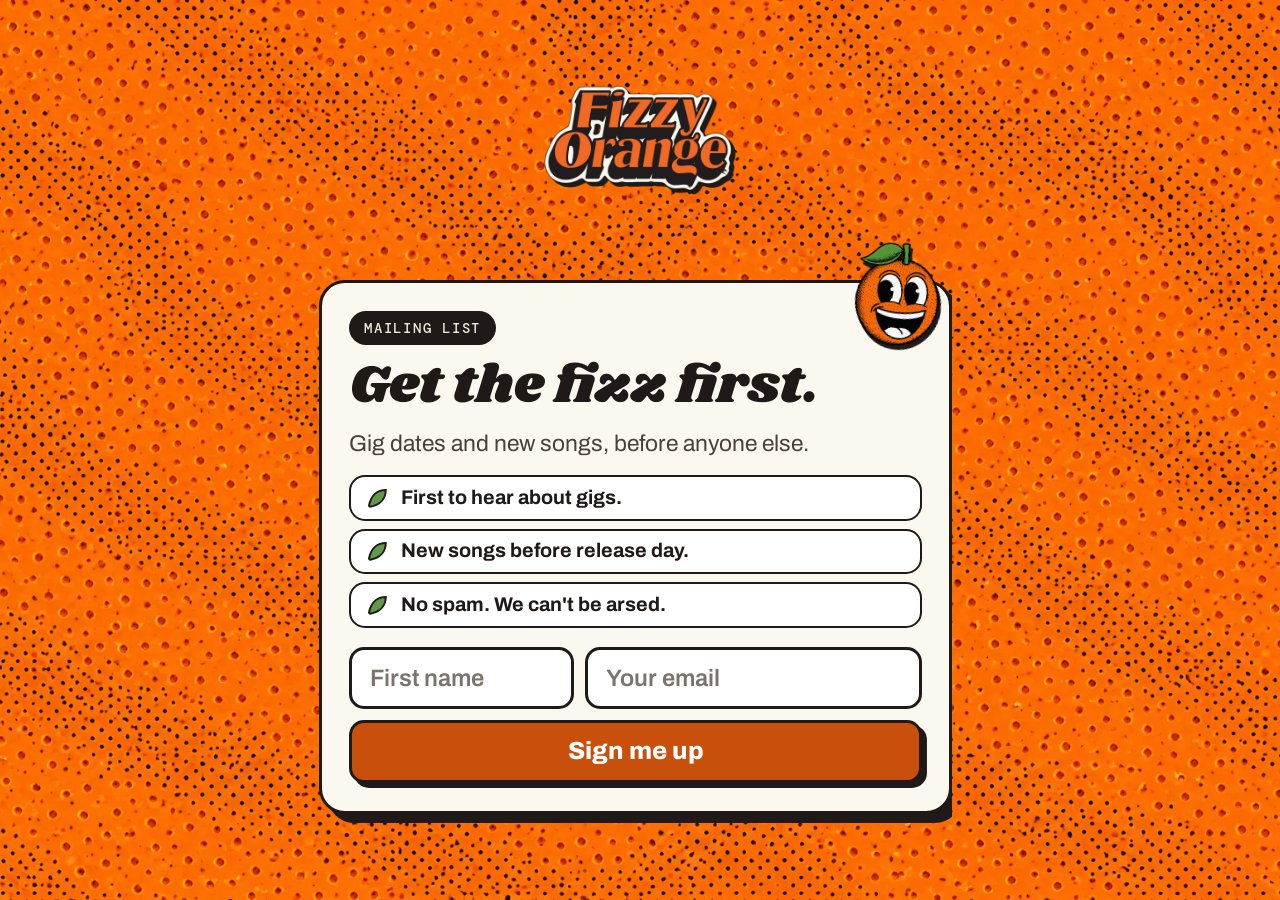
<file: join/index.html>
<!doctype html>
<html lang="en-IE">
<head>
<meta charset="utf-8">
<meta name="viewport" content="width=device-width, initial-scale=1">
<title>Join the Fizzy Orange mailing list</title>
<meta name="description" content="Gig dates and new songs from Fizzy Orange, before anyone else. Sign up in ten seconds.">
<meta name="theme-color" content="#EE6605">
<link rel="canonical" href="https://fizzy-orange.pages.dev/join/">
<meta property="og:title" content="Join the Fizzy Orange mailing list">
<meta property="og:description" content="Gig dates and new songs, before anyone else. Sign up in ten seconds.">
<meta property="og:type" content="website">
<meta property="og:url" content="https://fizzy-orange.pages.dev/join/">
<meta property="og:image" content="https://fizzy-orange.pages.dev/assets/og-join.jpg">
<meta property="og:image:type" content="image/jpeg">
<meta property="og:image:width" content="1200">
<meta property="og:image:height" content="630">
<meta property="og:image:alt" content="The Fizzy Orange logo">
<meta name="twitter:card" content="summary_large_image">
<meta name="twitter:image" content="https://fizzy-orange.pages.dev/assets/og-join.jpg">
<link rel="icon" href="/assets/orange-happy.webp">
<link rel="preconnect" href="https://fonts.googleapis.com">
<link rel="preconnect" href="https://fonts.gstatic.com" crossorigin>
<link href="https://fonts.googleapis.com/css2?family=Archivo:wght@400;600;800&family=DM+Mono:wght@400;500&family=Shrikhand&display=swap" rel="stylesheet">
<style>
/* The whole page fits one screen, on every device, with nothing to scroll.
   Every size is a multiple of --u, a unit that is one hundredth of the screen's height (or a
   fiftieth of its width, whichever is smaller), so the layout scales as one piece. The logo and
   the card are spaced evenly: the same gap above, between and below. Phones held sideways are
   too short for a stack, so there the logo sits beside the card and the card splits in two. */
:root{
  --panel:#FBF8F0;--peel:#EE6605;--accent-deep:#C9500C;--accent-deep-hover:#A8430A;--leaf:#5F9A4B;
  --ink:#1F1A18;--text-secondary:#4A403A;--paper:#EDEBDD;
  --display:"Shrikhand",Georgia,serif;--body:"Archivo",system-ui,sans-serif;--mono:"DM Mono",ui-monospace,monospace;
  --ease-out:cubic-bezier(.22,1,.36,1);
  --u:min(1vh,1.9vw,13px);
}
@supports (height:100dvh){:root{--u:min(1dvh,1.9vw,13px)}}
*,*::before,*::after{box-sizing:border-box}
html,body,main,header,section,footer,nav{max-width:100vw;overflow-x:hidden;overflow-x:clip}
html{height:100%}
body{margin:0;height:100vh;height:100dvh;display:flex;flex-direction:column;align-items:center;justify-content:space-evenly;
  padding:env(safe-area-inset-top) env(safe-area-inset-right) env(safe-area-inset-bottom) env(safe-area-inset-left);
  background:var(--peel) url("/assets/peel.webp") center/cover;color:var(--ink);font:400 calc(var(--u)*2.3)/1.4 var(--body)}
img{max-width:100%;height:auto;display:block}
.vh{position:absolute!important;width:1px;height:1px;overflow:hidden;clip:rect(0 0 0 0);white-space:nowrap}

/* the logo as a sticker: a cream backing keeps its orange off the orange page */
/* each object's hard shadow counts as part of it (the margins), so the gaps you see are the even ones */
.brand{flex:0 0 auto;margin:0 calc(var(--u)*.5) calc(var(--u)*.5) 0;width:calc(var(--u)*20);filter:drop-shadow(calc(var(--u)*.5) calc(var(--u)*.5) 0 var(--ink))}
.mascot{display:none}
main{flex:0 0 auto;margin:0 calc(var(--u)*.9) calc(var(--u)*.9) 0;width:calc(var(--u)*46)}
.panel{position:relative;display:flex;flex-direction:column;gap:calc(var(--u)*2);background:var(--panel);border:3px solid var(--ink);border-radius:calc(var(--u)*2.6);box-shadow:calc(var(--u)*.9) calc(var(--u)*.9) 0 var(--ink);padding:calc(var(--u)*2.8)}
.peeker{position:absolute;right:calc(var(--u)*-.6);top:calc(var(--u)*-4.6);width:calc(var(--u)*11.5);transform:rotate(10deg);filter:drop-shadow(calc(var(--u)*.4) calc(var(--u)*.5) 0 var(--ink))}
.pitch{display:flex;flex-direction:column;gap:calc(var(--u)*1.5);min-width:0}
.label{align-self:flex-start;font:500 calc(var(--u)*1.45)/1 var(--mono);text-transform:uppercase;letter-spacing:.12em;background:var(--ink);color:var(--paper);padding:calc(var(--u)*1) calc(var(--u)*1.5);border-radius:999px}
h1{font:400 calc(var(--u)*4.8)/1 var(--display);margin:0;padding-right:calc(var(--u)*8)}
.lede{margin:0;color:var(--text-secondary)}
.perks{list-style:none;margin:0;padding:0;display:grid;gap:calc(var(--u)*.8)}
.perks li{display:flex;gap:calc(var(--u)*1.2);align-items:center;font:700 calc(var(--u)*2)/1.3 var(--body);padding:calc(var(--u)*.8) calc(var(--u)*1.4);border:2px solid var(--ink);border-radius:calc(var(--u)*1.6);background:#fff}
.perks svg{flex:0 0 auto;width:calc(var(--u)*2.4);height:calc(var(--u)*2.4)}

.act{min-width:0}
form{display:grid;gap:calc(var(--u)*1.1)}
/* text inputs stay at 16px or more so iPhones don't zoom in when one is tapped */
input{font:600 max(16px,calc(var(--u)*2.4))/1.2 var(--body);height:calc(var(--u)*6.2);padding:0 calc(var(--u)*1.8);border:3px solid var(--ink);border-radius:15px;background:#fff;color:var(--ink);width:100%}
input::placeholder{color:#7d726b}
.btn{display:inline-flex;align-items:center;justify-content:center;height:calc(var(--u)*6.4);padding:0 calc(var(--u)*2);border:3px solid var(--ink);border-radius:15px;background:var(--accent-deep);color:#fff;font:800 calc(var(--u)*2.5)/1 var(--body);text-decoration:none;cursor:pointer;box-shadow:calc(var(--u)*.5) calc(var(--u)*.5) 0 var(--ink);transition:transform .25s var(--ease-out),box-shadow .25s var(--ease-out),background-color .25s var(--ease-out)}
.btn:hover{background:var(--accent-deep-hover);transform:translate(-1px,-2px)}
.btn:disabled{opacity:.6;cursor:progress}
.btn.ghost{background:#fff;color:var(--ink)}
.btn.ghost:hover{background:var(--paper)}
:focus-visible{outline:3px solid var(--ink);outline-offset:2px}
.form-note{margin:calc(var(--u)*1.3) 0 0;padding:calc(var(--u)*1.5) calc(var(--u)*1.8);border:3px solid var(--ink);border-radius:15px;background:#fff;font:600 calc(var(--u)*2.15)/1.4 var(--body)}
.form-note.err{border-color:#B3261E;color:#8C1D18}
.form-note b{font-weight:800;overflow-wrap:anywhere}
.form-note .note-btns{display:flex;flex-wrap:wrap;gap:calc(var(--u)*1);margin-top:calc(var(--u)*1.3)}
.form-note .btn{height:calc(var(--u)*5.6);padding:0 calc(var(--u)*1.5);font-size:calc(var(--u)*2);box-shadow:calc(var(--u)*.4) calc(var(--u)*.4) 0 var(--ink)}
/* a message under the form takes the place of the three perks, so the page still fits the screen */
.panel:has(.form-note:not([hidden])) .perks{display:none}
.success{display:none;padding:calc(var(--u)*2) calc(var(--u)*2.2);border:3px solid var(--ink);border-radius:15px;background:var(--leaf);color:#fff;font:700 calc(var(--u)*2.4)/1.4 var(--body);word-break:break-word}
.sent .success{display:block}
.sent form,.sent .form-note{display:none}
[hidden]{display:none!important}

/* computers and tablets held sideways: a wider card, the two boxes side by side, and everything a
   little larger, since there is width to spare */
@media (min-width:900px) and (min-height:541px){
  :root{--u:min(1.1vh,1.4vw,13px)}
  @supports (height:100dvh){:root{--u:min(1.1dvh,1.4vw,13px)}}
  main{width:calc(var(--u)*64)}
  h1{font-size:calc(var(--u)*5.4);padding-right:calc(var(--u)*10)}
  form{grid-template-columns:1fr 1.5fr}
  form .btn{grid-column:1 / -1}
}
/* short and wide (a phone on its side, a squat window): the logo sits beside the card, and inside
   the card the words sit beside the form, with the three perks in a row underneath */
@media (orientation:landscape) and (max-height:540px){
  :root{--u:min(1.9vh,1.02vw)}
  @supports (height:100dvh){:root{--u:min(1.9dvh,1.02vw)}}
  body{flex-direction:row}
  .brand{width:calc(var(--u)*20)}
  main{width:calc(var(--u)*68)}
  .panel{display:grid;grid-template-columns:1.1fr 1fr;column-gap:calc(var(--u)*3.4);row-gap:calc(var(--u)*1.4);align-items:center;padding:calc(var(--u)*2.8) calc(var(--u)*3.2)}
  .pitch{display:contents}
  .label{grid-column:1;justify-self:start}
  h1{grid-column:1;font-size:calc(var(--u)*4.4);padding-right:0}
  .lede{grid-column:1}
  .act{display:contents}
  form,.success{grid-column:2;grid-row:1 / span 3}
  .form-note{grid-column:1 / -1;margin:0}
  .perks{grid-column:1 / -1;grid-template-columns:repeat(3,1fr);margin-top:calc(var(--u)*.8)}
  .perks li{font-size:calc(var(--u)*1.75);gap:calc(var(--u)*1);padding:calc(var(--u)*.8) calc(var(--u)*1.2)}
  /* the character would sit on the form's corner here, so it rides above the logo instead */
  .peeker{display:none}
  .mascot{display:block;width:calc(var(--u)*11);margin:0 auto calc(var(--u)*.6);transform:rotate(-8deg)}
}
@media (prefers-reduced-motion:reduce){.btn{transition:none}}
</style>
</head>
<body>
<!-- not a link: this page is only for signing up, with no way through to the main site -->
<div class="brand"><img class="mascot" src="/assets/orange-happy.webp" alt="" width="900" height="900"><img src="/assets/logo-sticker.webp" alt="Fizzy Orange" width="900" height="548"></div>
<main>
  <div class="panel">
    <img class="peeker" src="/assets/orange-happy.webp" alt="" width="900" height="900">
    <div class="pitch">
      <span class="label">Mailing list</span>
      <h1>Get the fizz first.</h1>
      <p class="lede"><!--t:list_intro-->Gig dates and new songs, before anyone else.<!--/t--></p>
      <ul class="perks">
        <li><svg viewBox="0 0 24 24" aria-hidden="true"><path d="M4 20C6 9 13 4 21 4c0 8-5 15-16 17z" fill="#5F9A4B" stroke="#1F1A18" stroke-width="2"/></svg>First to hear about gigs.</li>
        <li><svg viewBox="0 0 24 24" aria-hidden="true"><path d="M4 20C6 9 13 4 21 4c0 8-5 15-16 17z" fill="#5F9A4B" stroke="#1F1A18" stroke-width="2"/></svg>New songs before release day.</li>
        <li><svg viewBox="0 0 24 24" aria-hidden="true"><path d="M4 20C6 9 13 4 21 4c0 8-5 15-16 17z" fill="#5F9A4B" stroke="#1F1A18" stroke-width="2"/></svg>No spam. We can't be arsed.</li>
      </ul>
    </div>
    <div class="act" data-signup-box data-email="<!--t:email-->luke@sleepover.club<!--/t-->">
      <form novalidate>
        <label class="vh" for="first_name">First name</label>
        <input id="first_name" name="first_name" type="text" autocomplete="given-name" placeholder="First name" maxlength="40" required>
        <label class="vh" for="email">Your email</label>
        <input id="email" name="email" type="email" autocomplete="email" placeholder="Your email" required>
        <input name="company" tabindex="-1" autocomplete="off" aria-hidden="true" style="position:absolute;left:-9999px;width:1px;height:1px">
        <button class="btn" type="submit">Sign me up</button>
      </form>
      <div class="form-note" role="alert" hidden></div>
      <div class="success" role="status"></div>
    </div>
  </div>
</main>
<script src="/assets/signup.js?v=3" defer></script>
</body>
</html>
</file>
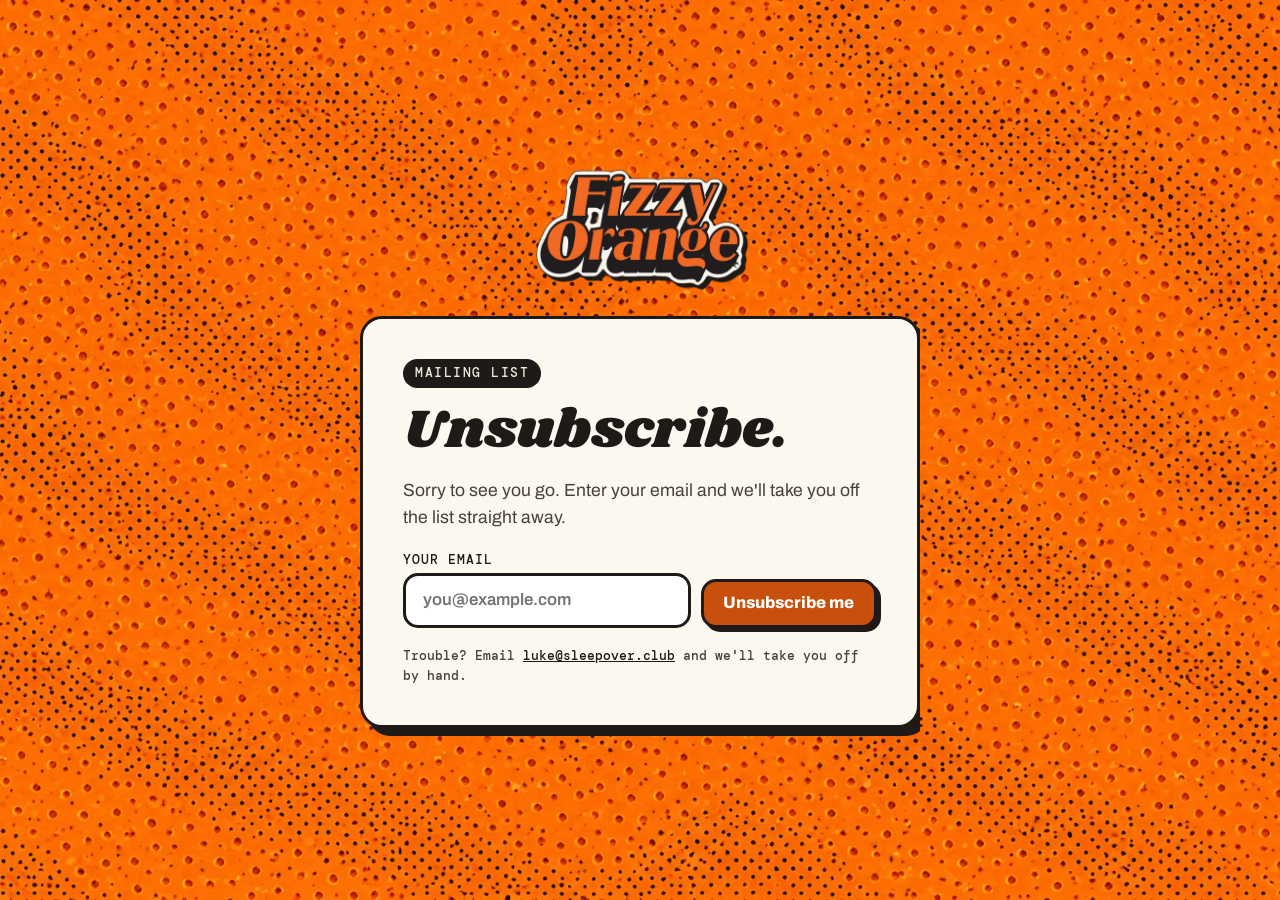
<file: unsubscribe/index.html>
<!doctype html>
<html lang="en-IE">
<head>
<meta charset="utf-8">
<meta name="viewport" content="width=device-width, initial-scale=1">
<title>Unsubscribe | Fizzy Orange</title>
<meta name="description" content="Leave the Fizzy Orange mailing list.">
<meta name="robots" content="noindex">
<meta name="theme-color" content="#EE6605">
<link rel="icon" href="/assets/orange-happy.webp">
<link rel="preconnect" href="https://fonts.googleapis.com">
<link rel="preconnect" href="https://fonts.gstatic.com" crossorigin>
<link href="https://fonts.googleapis.com/css2?family=Archivo:wght@400;600;800&family=DM+Mono:wght@400;500&family=Shrikhand&display=swap" rel="stylesheet">
<style>
:root{
  --panel:#FBF8F0;--peel:#EE6605;--accent-deep:#C9500C;--accent-deep-hover:#A8430A;--leaf:#5F9A4B;
  --ink:#1F1A18;--text-secondary:#4A403A;--paper:#EDEBDD;
  --display:"Shrikhand",Georgia,serif;--body:"Archivo",system-ui,sans-serif;--mono:"DM Mono",ui-monospace,monospace;
  --ease-out:cubic-bezier(.22,1,.36,1);
}
*,*::before,*::after{box-sizing:border-box}
html,body,main,header,section,footer,nav{max-width:100vw;overflow-x:hidden;overflow-x:clip}
body{margin:0;min-height:100vh;min-height:100dvh;display:flex;flex-direction:column;align-items:center;justify-content:center;gap:22px;padding:28px 16px 40px;background:var(--peel) url("/assets/peel.webp") center/cover fixed;color:var(--ink);font:400 1.0625rem/1.55 var(--body)}
img{max-width:100%;height:auto;display:block}
.brand{display:block;width:clamp(160px,38vw,220px);filter:drop-shadow(4px 4px 0 var(--ink))}
main{width:min(560px,100%)}
.panel{background:var(--panel);border:3px solid var(--ink);border-radius:22px;box-shadow:8px 8px 0 var(--ink);padding:clamp(22px,5vw,40px)}
.label{display:inline-block;font:500 .8rem/1 var(--mono);text-transform:uppercase;letter-spacing:.12em;background:var(--ink);color:var(--paper);padding:8px 12px;border-radius:999px;margin-bottom:16px}
h1{font:400 clamp(2.3rem,8vw,3.4rem)/1 var(--display);margin:0 0 .35em}
.lede{margin:0 0 1.3em;color:var(--text-secondary);font-size:1.1rem}
form{display:flex;flex-wrap:wrap;gap:10px;align-items:flex-end}
.field{flex:1 1 240px;display:flex;flex-direction:column;gap:6px}
label{font:500 .8rem/1 var(--mono);text-transform:uppercase;letter-spacing:.08em}
input{font:600 1.05rem/1.2 var(--body);padding:.85em 1em;border:3px solid var(--ink);border-radius:15px;background:#fff;color:var(--ink);min-height:48px;width:100%}
.btn{display:inline-flex;align-items:center;justify-content:center;gap:8px;min-height:48px;padding:.8em 1.2em;border:3px solid var(--ink);border-radius:15px;background:var(--accent-deep);color:#fff;font:800 1.02rem/1 var(--body);text-decoration:none;cursor:pointer;box-shadow:4px 4px 0 var(--ink);transition:transform .25s var(--ease-out),box-shadow .25s var(--ease-out),background-color .25s var(--ease-out)}
.btn:hover{background:var(--accent-deep-hover);transform:translate(-1px,-2px);box-shadow:6px 6px 0 var(--ink)}
.btn:disabled{opacity:.6;cursor:progress}
.btn.ghost{background:#fff;color:var(--ink)}
.btn.ghost:hover{background:var(--paper)}
:focus-visible{outline:3px solid var(--ink);outline-offset:3px;box-shadow:0 0 0 7px var(--paper)}
.err{margin:14px 0 0;padding:12px 14px;border:3px solid #B3261E;border-radius:15px;background:#fff;color:#8C1D18;font:600 1rem/1.45 var(--body)}
.done{padding:16px 18px;border:3px solid var(--ink);border-radius:15px;background:var(--leaf);color:#fff;font:700 1.08rem/1.45 var(--body);word-break:break-word}
.after{display:flex;flex-wrap:wrap;gap:10px;margin-top:18px}
.small{margin:18px 0 0;font:500 .82rem/1.5 var(--mono);color:var(--text-secondary)}
.small a{color:var(--ink)}
[hidden]{display:none!important}
@media (prefers-reduced-motion:reduce){.btn{transition:none}}
</style>
</head>
<body>
<a class="brand" href="/" aria-label="Fizzy Orange, back to the website"><img src="/assets/logo-sticker.webp" alt="Fizzy Orange" width="900" height="548"></a>
<main>
  <div class="panel">
    <span class="label">Mailing list</span>
    <h1 id="h">Unsubscribe.</h1>
    <div id="ask">
      <p class="lede">Sorry to see you go. Enter your email and we'll take you off the list straight away.</p>
      <form id="f" novalidate>
        <input type="hidden" name="t" id="t">
        <div class="field" id="emailField">
          <label for="email">Your email</label>
          <input id="email" name="email" type="email" autocomplete="email" placeholder="you@example.com" required>
        </div>
        <button class="btn" type="submit">Unsubscribe me</button>
      </form>
      <p class="err" id="err" role="alert" hidden></p>
    </div>
    <div id="bye" hidden>
      <p class="done" role="status" id="msg"></p>
      <div class="after">
        <a class="btn ghost" href="/">Back to the website</a>
      </div>
      <p class="small">Changed your mind? You can join again any time from the Mailing list section of the website.</p>
    </div>
    <p class="small">Trouble? Email <a href="mailto:luke@sleepover.club" data-href="mailto"><!--t:email-->luke@sleepover.club<!--/t--></a> and we'll take you off by hand.</p>
  </div>
</main>
<script>
(() => {
  const f = document.getElementById('f'), err = document.getElementById('err');
  // the link in every email carries the fan's own code (/unsubscribe/?t=...), so there's nothing to type
  const q = new URLSearchParams(location.search), t = q.get('t'), pre = q.get('email');
  if (t && /^[a-f0-9]{20,64}$/.test(t)) {
    document.getElementById('t').value = t;
    document.getElementById('emailField').hidden = true;
    document.querySelector('#ask .lede').textContent = "Sorry to see you go. Press the button and you won't get any more emails from us.";
  } else if (pre) f.email.value = pre;
  if (location.search) history.replaceState(null, '', location.pathname);
  f.email.addEventListener('input', () => { err.hidden = true; });
  f.addEventListener('submit', async e => {
    e.preventDefault();
    const email = f.email.value.trim();
    if (!f.t.value && !/^[^\s@]+@[^\s@]+\.[^\s@]+$/.test(email)) { err.textContent = "That doesn't look like an email address. Use the one our emails reach you at."; err.hidden = false; f.email.focus(); return; }
    const btn = f.querySelector('button'); btn.disabled = true; btn.textContent = 'One moment...';
    let r = null, j = {};
    try { r = await fetch('/api/unsubscribe', { method: 'POST', body: new FormData(f) }); j = await r.json().catch(() => ({})); } catch (_) {}
    btn.disabled = false; btn.textContent = 'Unsubscribe me';
    if (r && r.ok) {
      document.getElementById('msg').textContent = j.message || "Done. You're off the list.";
      document.getElementById('ask').hidden = true; document.getElementById('bye').hidden = false;
      document.getElementById('h').textContent = "You're off the list.";
    } else {
      err.textContent = j.message || "That didn't go through. Try again, or email us and we'll take you off by hand.";
      err.hidden = false;
    }
  });
})();
</script>
</body>
</html>
</file>
